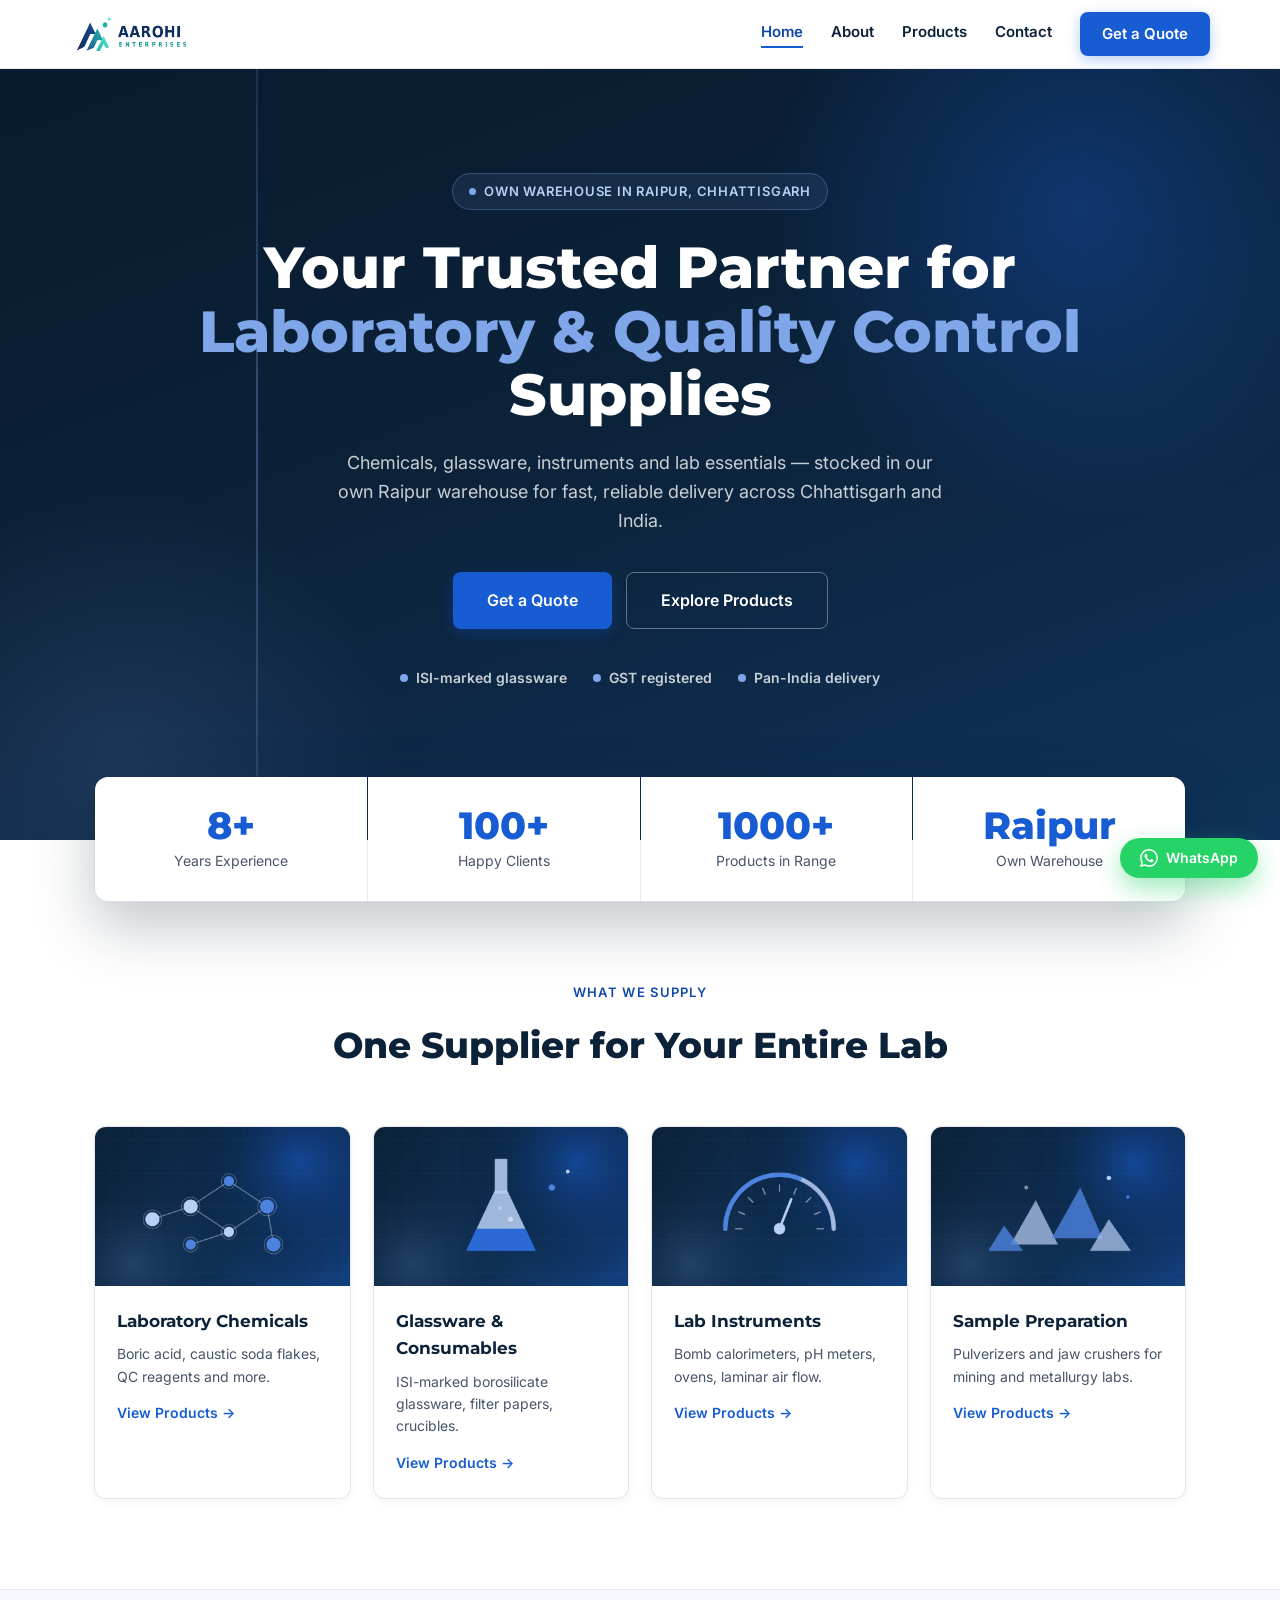
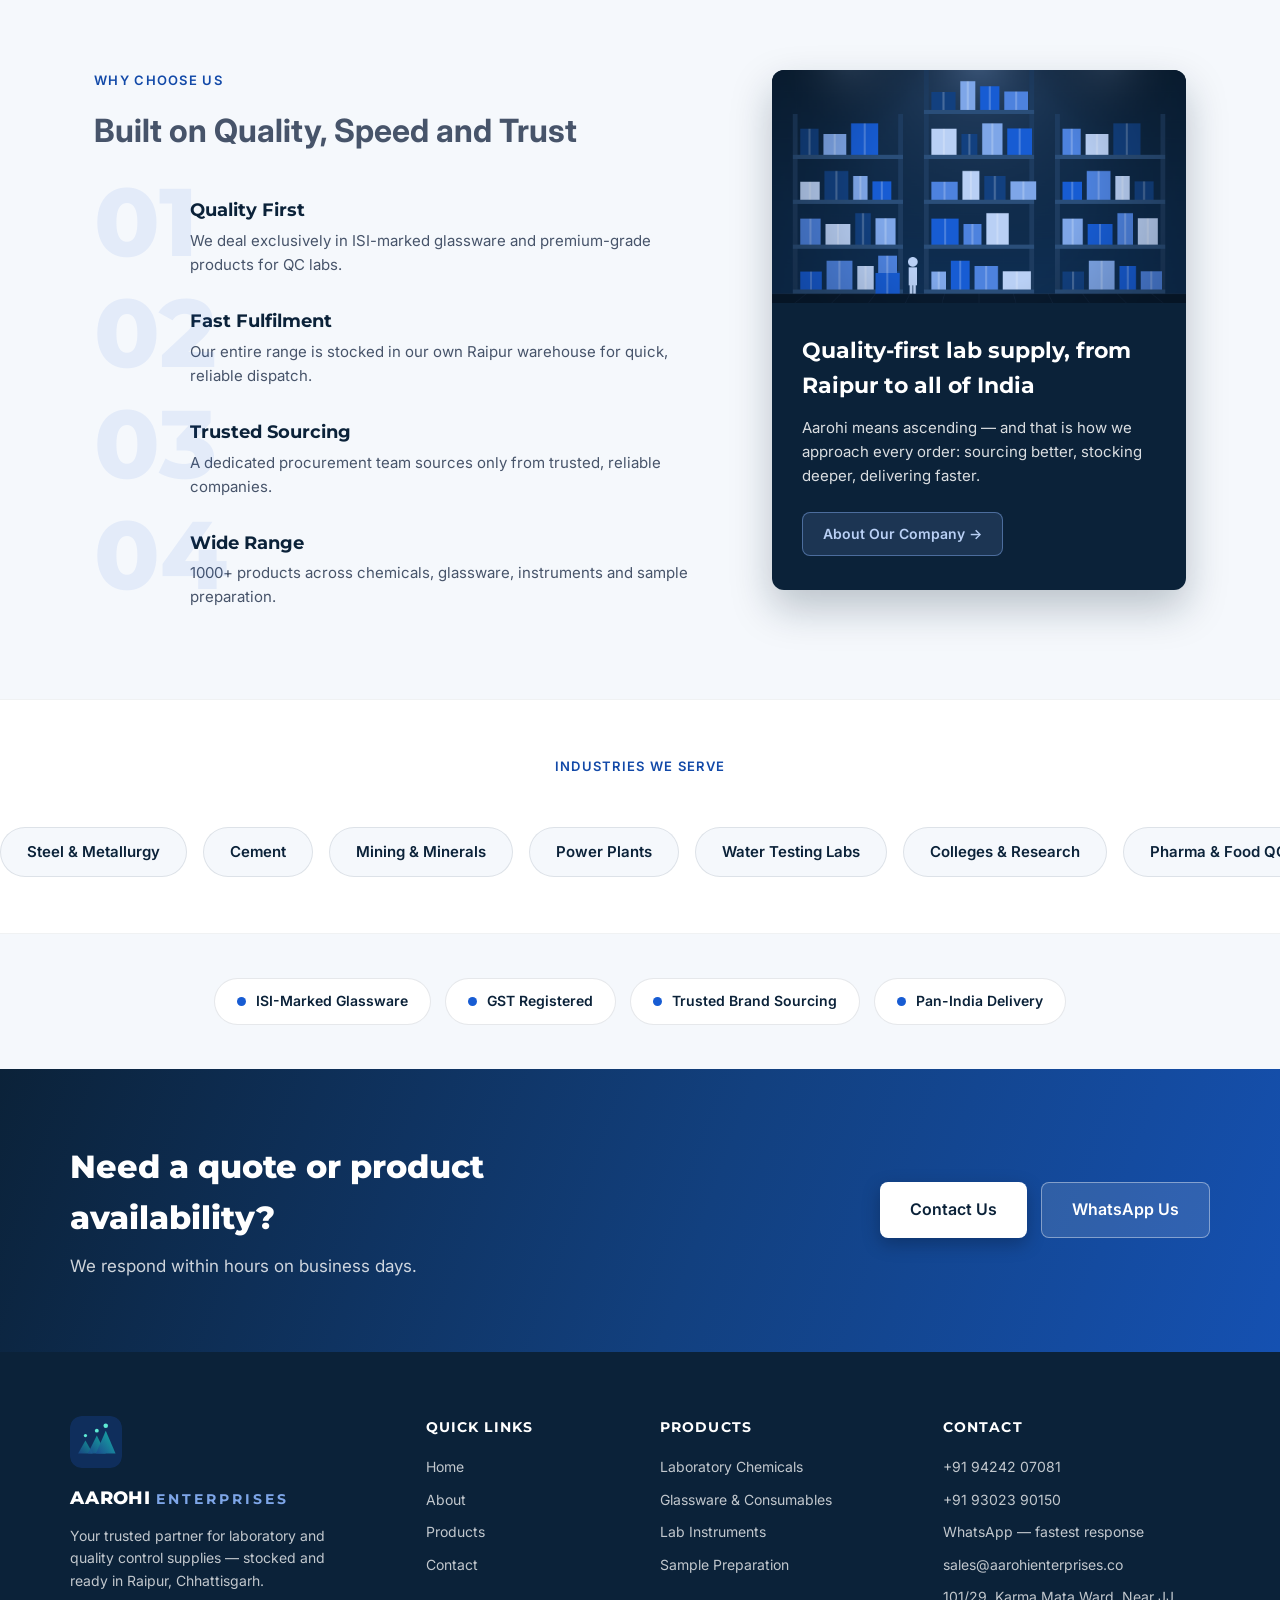
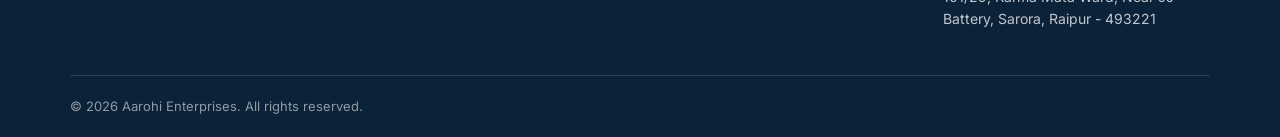
<file: index.html>
<!DOCTYPE html>
<html lang="en">
<head>
  <meta charset="utf-8">
  <meta name="viewport" content="width=device-width, initial-scale=1">
  <title>Laboratory &amp; QC Supplies | Aarohi Enterprises Raipur</title>
  <meta name="description" content="Laboratory chemicals, ISI-marked glassware, instruments and QC supplies. Stocked in our Raipur warehouse for fast delivery across India.">
  <meta name="keywords" content="laboratory chemicals supplier Raipur, lab glassware Chhattisgarh, bomb calorimeter supplier Raipur, lab instruments India, QC supplies">
  <link rel="canonical" href="https://aarohienterprises.co/">
  <!-- Open Graph -->
  <meta property="og:title" content="Aarohi Enterprises — Laboratory &amp; QC Supplies">
  <meta property="og:description" content="Chemicals, glassware, instruments and lab essentials — stocked in our own Raipur warehouse for fast delivery across India.">
  <meta property="og:type" content="website">
  <meta property="og:url" content="https://aarohienterprises.co/">
  <meta property="og:image" content="https://aarohienterprises.co/assets/og-image.png">
  <meta property="og:image:width" content="1200">
  <meta property="og:image:height" content="630">
  <meta name="twitter:card" content="summary_large_image">
  <meta name="twitter:title" content="Aarohi Enterprises — Laboratory &amp; QC Supplies">
  <meta name="twitter:description" content="Chemicals, glassware, instruments and lab essentials — stocked in our own Raipur warehouse for fast delivery across India.">
  <meta name="twitter:image" content="https://aarohienterprises.co/assets/og-image.png">
  <!-- Favicon -->
  <link rel="icon" href="assets/aarohi-logo-icon.svg" type="image/svg+xml">
  <!-- Fonts -->
  <link rel="preconnect" href="https://fonts.googleapis.com">
  <link rel="preconnect" href="https://fonts.gstatic.com" crossorigin>
  <link href="https://fonts.googleapis.com/css2?family=Montserrat:wght@700;800&family=Inter:wght@400;600&display=swap" rel="stylesheet">
  <!-- CSS -->
  <link rel="stylesheet" href="css/style.css">
  <!-- JSON-LD -->
  <script type="application/ld+json">
  {
    "@context": "https://schema.org",
    "@type": "LocalBusiness",
    "name": "Aarohi Enterprises",
    "description": "Laboratory chemicals, glassware, instruments and QC supplies distributor in Raipur, Chhattisgarh.",
    "url": "https://aarohienterprises.co",
    "telephone": "+919424207081",
    "email": "sales@aarohienterprises.co",
    "image": "https://aarohienterprises.co/assets/aarohi-logo.png",
    "address": {
      "@type": "PostalAddress",
      "streetAddress": "101/29, Karma Mata Ward, Near JJ Battery, Sarora",
      "addressLocality": "Raipur",
      "addressRegion": "Chhattisgarh",
      "postalCode": "493221",
      "addressCountry": "IN"
    },
    "openingHours": "Mo-Sa 08:00-18:00",
    "areaServed": "IN",
    "priceRange": "$$"
  }
  </script>
  <script type="application/ld+json">
  {
    "@context": "https://schema.org",
    "@type": "Organization",
    "name": "Aarohi Enterprises",
    "url": "https://aarohienterprises.co",
    "logo": "https://aarohienterprises.co/assets/aarohi-logo.png",
    "description": "Laboratory chemicals, glassware, instruments and QC supplies distributor in India",
    "contactPoint": {
      "@type": "ContactPoint",
      "telephone": "+919424207081",
      "contactType": "Sales",
      "areaServed": "IN",
      "availableLanguage": ["English", "Hindi"]
    }
  }
  </script>
</head>
<body>
  <a href="#main" class="skip-link">Skip to main content</a>

  <!-- ============ HEADER ============ -->
  <header class="header" role="banner">
    <div class="scroll-progress" aria-hidden="true"></div>
    <div class="container header__inner">
      <a href="index.html" class="header__logo" aria-label="Aarohi Enterprises home">
        <img src="assets/aarohi-logo.png" alt="Aarohi Enterprises" width="160" height="44">
      </a>
      <nav class="header__nav" aria-label="Main navigation">
        <a href="index.html" class="nav-link nav-link--active">Home</a>
        <a href="about.html" class="nav-link">About</a>
        <a href="products.html" class="nav-link">Products</a>
        <a href="contact.html" class="nav-link">Contact</a>
        <a href="contact.html" class="btn btn--primary btn--header">Get a Quote</a>
        <div class="burger" aria-label="Menu">
          <details>
            <summary class="burger__toggle" aria-label="Open menu">
              <span class="burger__bar"></span>
              <span class="burger__bar"></span>
              <span class="burger__bar"></span>
            </summary>
            <div class="burger__dropdown">
              <a href="index.html" class="burger__link">Home</a>
              <a href="about.html" class="burger__link">About</a>
              <a href="products.html" class="burger__link">Products</a>
              <a href="contact.html" class="burger__link">Contact</a>
            </div>
          </details>
        </div>
      </nav>
    </div>
  </header>

  <main id="main">
    <!-- ============ HERO ============ -->
    <section class="hero-dark">
      <div class="hero-dark__blob1" aria-hidden="true"></div>
      <div class="hero-dark__blob2" aria-hidden="true"></div>
      <div class="hero-dark__beam" aria-hidden="true"></div>
      <div class="container hero-dark__content">
        <div class="hero-chip" data-reveal="0">
          <span class="hero-chip__dot" aria-hidden="true"></span>
          Own warehouse in Raipur, Chhattisgarh
        </div>
        <h1 data-reveal="80">Your Trusted Partner for <span class="accent">Laboratory &amp; Quality Control</span> Supplies</h1>
        <p class="hero-dark__sub" data-reveal="160">Chemicals, glassware, instruments and lab essentials — stocked in our own Raipur warehouse for fast, reliable delivery across Chhattisgarh and India.</p>
        <div class="hero-dark__ctas" data-reveal="240">
          <a href="contact.html" class="btn btn--primary btn--lg">Get a Quote</a>
          <a href="products.html" class="btn btn--ghost btn--lg">Explore Products</a>
        </div>
        <div class="hero-dark__badges" data-reveal="320">
          <div class="hero-badge"><span class="hero-badge__dot" aria-hidden="true"></span>ISI-marked glassware</div>
          <div class="hero-badge"><span class="hero-badge__dot" aria-hidden="true"></span>GST registered</div>
          <div class="hero-badge"><span class="hero-badge__dot" aria-hidden="true"></span>Pan-India delivery</div>
        </div>
      </div>
    </section>

    <!-- ============ STATS (overlapping) ============ -->
    <section class="section--white" aria-label="Key statistics">
      <div class="container stats-overlap">
        <div class="stats-grid" data-reveal="0">
          <div class="stat-card">
            <div class="stat-number" data-count="8" data-suffix="+">0</div>
            <div class="stat-label">Years Experience</div>
          </div>
          <div class="stat-card">
            <div class="stat-number" data-count="100" data-suffix="+">0</div>
            <div class="stat-label">Happy Clients</div>
          </div>
          <div class="stat-card">
            <div class="stat-number" data-count="1000" data-suffix="+">0</div>
            <div class="stat-label">Products in Range</div>
          </div>
          <div class="stat-card">
            <div class="stat-number">Raipur</div>
            <div class="stat-label">Own Warehouse</div>
          </div>
        </div>
      </div>

      <!-- ============ CATEGORIES ============ -->
      <div class="container" style="padding-top:80px;padding-bottom:90px;">
        <div class="section-heading" data-reveal="0">
          <div class="overline">What we supply</div>
          <h2 class="section-title">One Supplier for Your Entire Lab</h2>
        </div>
        <div class="card-grid card-grid--4">
          <a href="products.html?cat=Chemicals" class="category-card" data-reveal="0">
            <img src="assets/img/cat-chemicals.png" alt="Laboratory chemicals — boric acid, caustic soda, QC reagents" loading="lazy" width="400" height="250">
            <div class="category-card__body">
              <div class="category-card__title">Laboratory Chemicals</div>
              <div class="category-card__desc">Boric acid, caustic soda flakes, QC reagents and more.</div>
              <div class="category-card__link">View Products &rarr;</div>
            </div>
          </a>
          <a href="products.html?cat=Glassware" class="category-card" data-reveal="90">
            <img src="assets/img/cat-glassware.png" alt="ISI-marked borosilicate glassware, filter papers, crucibles" loading="lazy" width="400" height="250">
            <div class="category-card__body">
              <div class="category-card__title">Glassware &amp; Consumables</div>
              <div class="category-card__desc">ISI-marked borosilicate glassware, filter papers, crucibles.</div>
              <div class="category-card__link">View Products &rarr;</div>
            </div>
          </a>
          <a href="products.html?cat=Instruments" class="category-card" data-reveal="180">
            <img src="assets/img/cat-instruments.png" alt="Lab instruments — bomb calorimeters, pH meters, ovens" loading="lazy" width="400" height="250">
            <div class="category-card__body">
              <div class="category-card__title">Lab Instruments</div>
              <div class="category-card__desc">Bomb calorimeters, pH meters, ovens, laminar air flow.</div>
              <div class="category-card__link">View Products &rarr;</div>
            </div>
          </a>
          <a href="products.html?cat=Sample+Prep" class="category-card" data-reveal="270">
            <img src="assets/img/cat-sampleprep.png" alt="Sample preparation — pulverizers and jaw crushers" loading="lazy" width="400" height="250">
            <div class="category-card__body">
              <div class="category-card__title">Sample Preparation</div>
              <div class="category-card__desc">Pulverizers and jaw crushers for mining and metallurgy labs.</div>
              <div class="category-card__link">View Products &rarr;</div>
            </div>
          </a>
        </div>
      </div>
    </section>

    <!-- ============ WHY CHOOSE US ============ -->
    <section class="section section--grey section--divider-top">
      <div class="container why-grid">
        <div>
          <div class="overline" data-reveal="0">Why choose us</div>
          <h2 class="section-title--md" data-reveal="60" style="margin-bottom:40px;">Built on Quality, Speed and Trust</h2>
          <div style="display:flex;flex-direction:column;gap:30px;">
            <div class="why-item" data-reveal="0">
              <div class="why-item__ghost" aria-hidden="true">01</div>
              <div class="why-item__title">Quality First</div>
              <div class="why-item__desc">We deal exclusively in ISI-marked glassware and premium-grade products for QC labs.</div>
            </div>
            <div class="why-item" data-reveal="90">
              <div class="why-item__ghost" aria-hidden="true">02</div>
              <div class="why-item__title">Fast Fulfilment</div>
              <div class="why-item__desc">Our entire range is stocked in our own Raipur warehouse for quick, reliable dispatch.</div>
            </div>
            <div class="why-item" data-reveal="180">
              <div class="why-item__ghost" aria-hidden="true">03</div>
              <div class="why-item__title">Trusted Sourcing</div>
              <div class="why-item__desc">A dedicated procurement team sources only from trusted, reliable companies.</div>
            </div>
            <div class="why-item" data-reveal="270">
              <div class="why-item__ghost" aria-hidden="true">04</div>
              <div class="why-item__title">Wide Range</div>
              <div class="why-item__desc">1000+ products across chemicals, glassware, instruments and sample preparation.</div>
            </div>
          </div>
        </div>
        <div class="about-teaser" data-reveal="150">
          <img src="assets/img/warehouse.png" alt="Aarohi Enterprises warehouse with stocked shelves in Raipur" loading="lazy" width="500" height="281">
          <div class="about-teaser__body">
            <div class="about-teaser__title">Quality-first lab supply, from Raipur to all of India</div>
            <p class="about-teaser__desc">Aarohi means ascending — and that is how we approach every order: sourcing better, stocking deeper, delivering faster.</p>
            <a href="about.html" class="about-teaser__link">About Our Company &rarr;</a>
          </div>
        </div>
      </div>
    </section>

    <!-- ============ INDUSTRIES MARQUEE ============ -->
    <section class="marquee-section section--white" aria-label="Industries we serve">
      <div class="container" style="padding-top:56px;padding-bottom:20px;text-align:center;">
        <div class="overline">Industries we serve</div>
      </div>
      <div style="overflow:hidden;padding:16px 0 56px;">
        <div class="marquee-track" aria-label="Industry list">
          <div class="marquee-chip">Steel &amp; Metallurgy</div>
          <div class="marquee-chip">Cement</div>
          <div class="marquee-chip">Mining &amp; Minerals</div>
          <div class="marquee-chip">Power Plants</div>
          <div class="marquee-chip">Water Testing Labs</div>
          <div class="marquee-chip">Colleges &amp; Research</div>
          <div class="marquee-chip">Pharma &amp; Food QC</div>
          <div class="marquee-chip">Chemical &amp; Allied Industries</div>
        </div>
      </div>
    </section>

    <!-- ============ CREDENTIALS ============ -->
    <section class="section--grey section--md">
      <div class="container cred-strip">
        <div class="cred-badge" data-reveal="0"><span class="cred-badge__dot" aria-hidden="true"></span>ISI-Marked Glassware</div>
        <div class="cred-badge" data-reveal="80"><span class="cred-badge__dot" aria-hidden="true"></span>GST Registered</div>
        <div class="cred-badge" data-reveal="160"><span class="cred-badge__dot" aria-hidden="true"></span>Trusted Brand Sourcing</div>
        <div class="cred-badge" data-reveal="240"><span class="cred-badge__dot" aria-hidden="true"></span>Pan-India Delivery</div>
      </div>
    </section>

    <!-- ============ CTA BAND ============ -->
    <section class="cta-band">
      <div class="container cta-band__inner">
        <div data-reveal="0" style="max-width:620px;">
          <h2>Need a quote or product availability?</h2>
          <p>We respond within hours on business days.</p>
        </div>
        <div class="cta-band__buttons" data-reveal="120">
          <a href="contact.html" class="btn btn--white btn--band">Contact Us</a>
          <a href="https://wa.me/919424207081" target="_blank" rel="noopener" class="btn btn--sub btn--band">WhatsApp Us</a>
        </div>
      </div>
    </section>
  </main>

  <!-- ============ FOOTER ============ -->
  <footer class="footer" role="contentinfo">
    <div class="container footer-grid">
      <div>
        <img src="assets/aarohi-logo-icon.svg" alt="" class="footer__brand-icon" width="52" height="52">
        <div class="footer__brand-name">AAROHI <span>ENTERPRISES</span></div>
        <p class="footer__brand-desc">Your trusted partner for laboratory and quality control supplies — stocked and ready in Raipur, Chhattisgarh.</p>
      </div>
      <div>
        <div class="footer__heading">Quick Links</div>
        <div class="footer__links">
          <a href="index.html">Home</a>
          <a href="about.html">About</a>
          <a href="products.html">Products</a>
          <a href="contact.html">Contact</a>
        </div>
      </div>
      <div>
        <div class="footer__heading">Products</div>
        <div class="footer__links">
          <a href="products.html?cat=Chemicals">Laboratory Chemicals</a>
          <a href="products.html?cat=Glassware">Glassware &amp; Consumables</a>
          <a href="products.html?cat=Instruments">Lab Instruments</a>
          <a href="products.html?cat=Sample+Prep">Sample Preparation</a>
        </div>
      </div>
      <div>
        <div class="footer__heading">Contact</div>
        <div class="footer__links">
          <a href="tel:+919424207081">+91 94242 07081</a>
          <a href="tel:+919302390150">+91 93023 90150</a>
          <a href="https://wa.me/919424207081" target="_blank" rel="noopener">WhatsApp — fastest response</a>
          <a href="mailto:sales@aarohienterprises.co">sales@aarohienterprises.co</a>
          <span>101/29, Karma Mata Ward, Near JJ Battery, Sarora, Raipur - 493221</span>
        </div>
      </div>
    </div>
    <div class="container footer__bottom">
      <span>&copy; 2026 Aarohi Enterprises. All rights reserved.</span>
    </div>
  </footer>

  <!-- WhatsApp FAB -->
  <div class="wa-fab">
    <a href="https://wa.me/919424207081" target="_blank" rel="noopener" class="btn btn--wa btn--sm" aria-label="Chat on WhatsApp">
      <svg width="18" height="18" viewBox="0 0 24 24" fill="currentColor" aria-hidden="true"><path d="M17.472 14.382c-.297-.149-1.758-.867-2.03-.967-.273-.099-.471-.148-.67.15-.197.297-.767.966-.94 1.164-.173.199-.347.223-.644.075-.297-.15-1.255-.463-2.39-1.475-.883-.788-1.48-1.761-1.653-2.059-.173-.297-.018-.458.13-.606.134-.133.298-.347.446-.52.149-.174.198-.298.298-.497.099-.198.05-.371-.025-.52-.075-.149-.669-1.612-.916-2.207-.242-.579-.487-.5-.669-.51-.173-.008-.371-.01-.57-.01-.198 0-.52.074-.792.372-.272.297-1.04 1.016-1.04 2.479 0 1.462 1.065 2.875 1.213 3.074.149.198 2.096 3.2 5.077 4.487.709.306 1.262.489 1.694.625.712.227 1.36.195 1.871.118.571-.085 1.758-.719 2.006-1.413.248-.694.248-1.289.173-1.413-.074-.124-.272-.198-.57-.347m-5.421 7.403h-.004a9.87 9.87 0 01-5.031-1.378l-.361-.214-3.741.982.998-3.648-.235-.374a9.86 9.86 0 01-1.51-5.26c.001-5.45 4.436-9.884 9.888-9.884 2.64 0 5.122 1.03 6.988 2.898a9.825 9.825 0 012.893 6.994c-.003 5.45-4.437 9.884-9.885 9.884m8.413-18.297A11.815 11.815 0 0012.05 0C5.495 0 .16 5.335.157 11.892c0 2.096.547 4.142 1.588 5.945L.057 24l6.305-1.654a11.882 11.882 0 005.683 1.448h.005c6.554 0 11.89-5.335 11.893-11.893a11.821 11.821 0 00-3.48-8.413z"/></svg>
      WhatsApp
    </a>
  </div>

  <script src="js/main.js"></script>
</body>
</html>
</file>
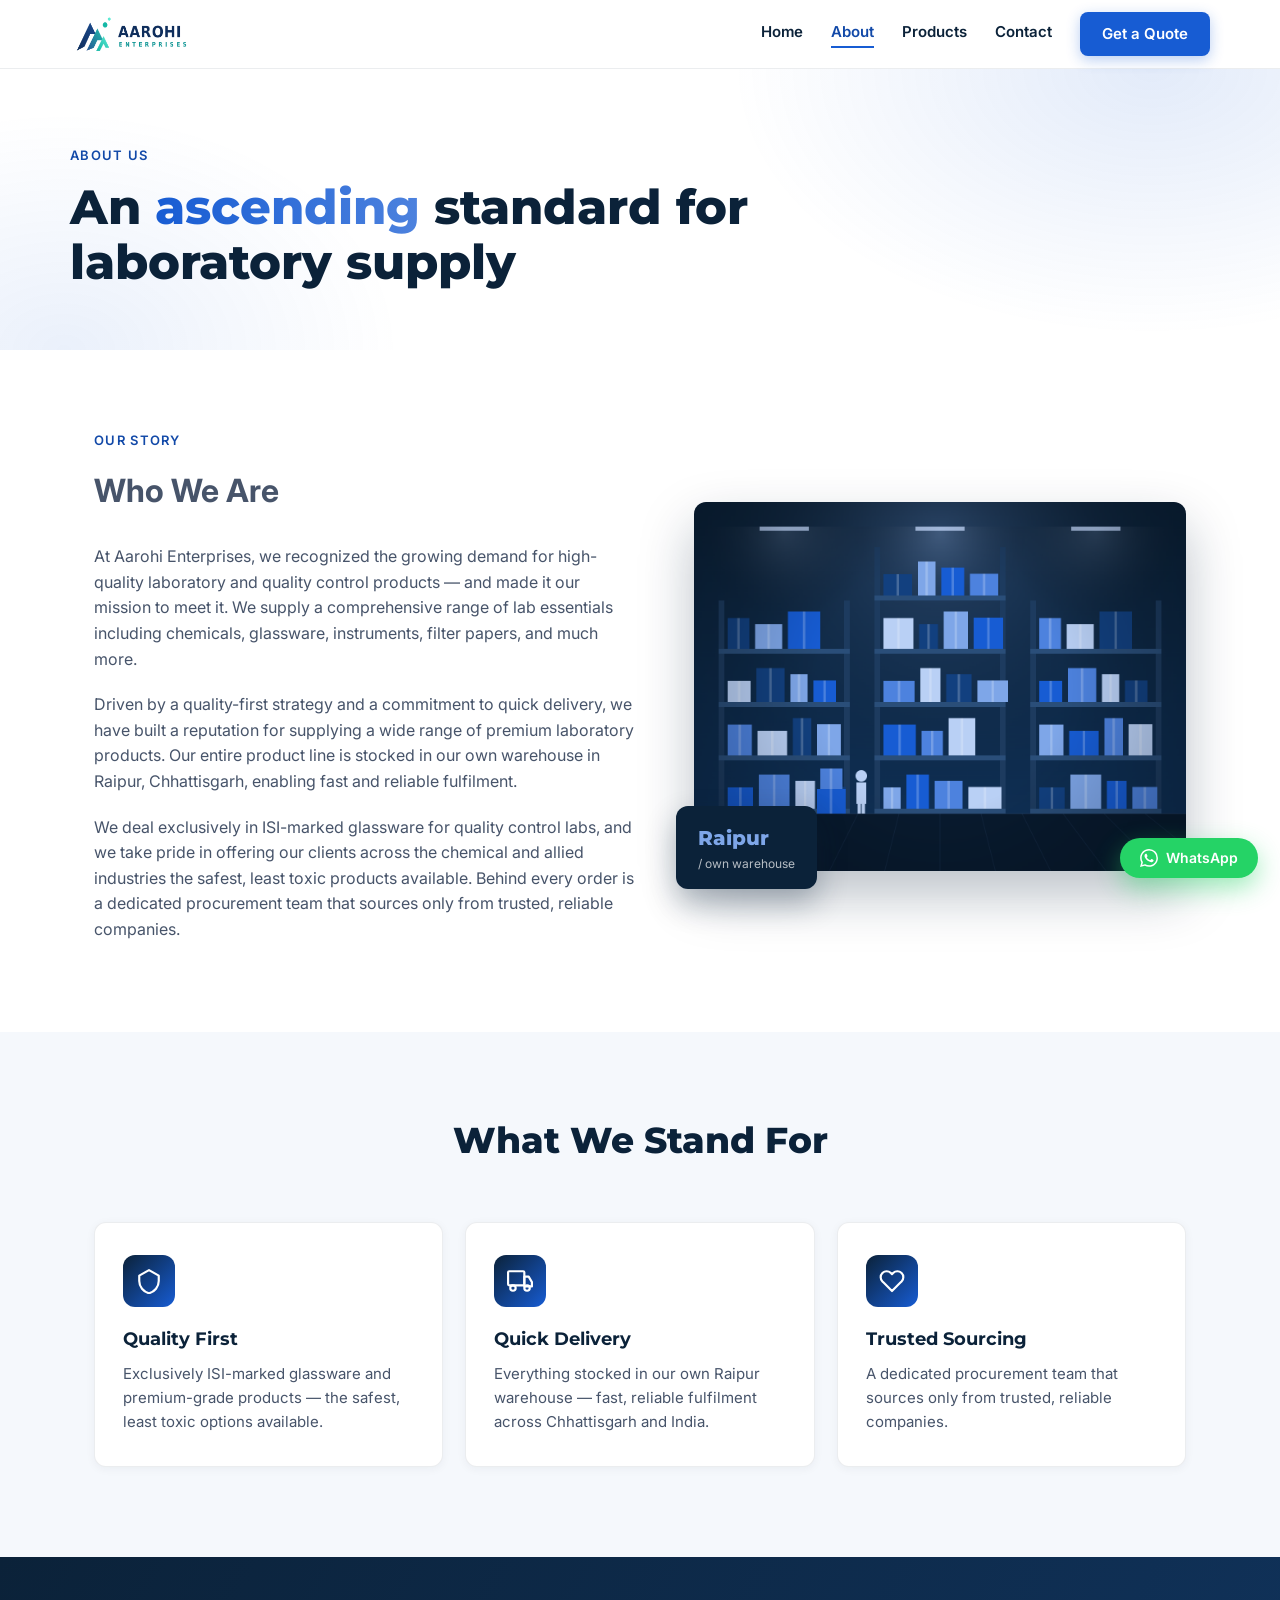
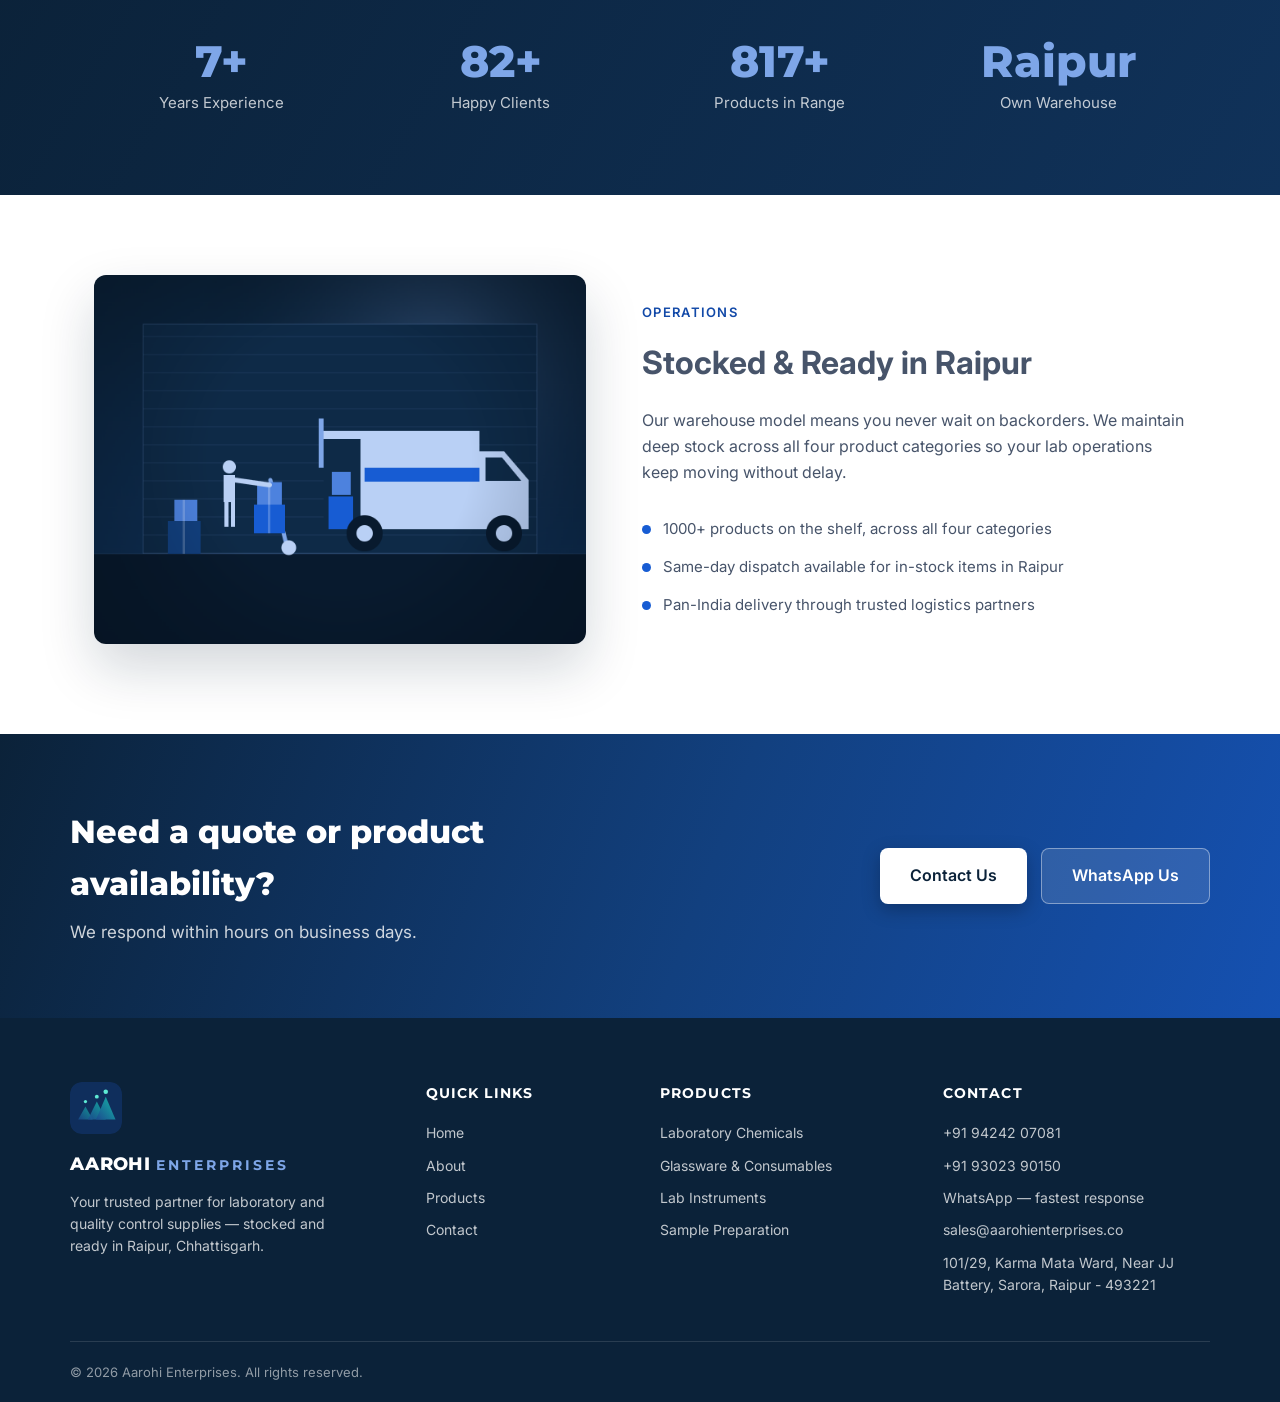
<file: about.html>
<!DOCTYPE html>
<html lang="en">
<head>
  <meta charset="utf-8">
  <meta name="viewport" content="width=device-width, initial-scale=1">
  <title>About Us — Lab Supplies Partner | Aarohi Enterprises</title>
  <meta name="description" content="Aarohi Enterprises: trusted laboratory and QC supplies partner in Raipur, Chhattisgarh. Quality-first products stocked in our own warehouse.">
  <meta name="keywords" content="about Aarohi Enterprises, laboratory supplies Raipur, QC products distributor Chhattisgarh, ISI glassware supplier, lab chemicals Raipur">
  <link rel="canonical" href="https://aarohienterprises.co/about.html">
  <!-- Open Graph -->
  <meta property="og:title" content="About Aarohi Enterprises — Laboratory Supplies Distributor">
  <meta property="og:description" content="Learn about Aarohi Enterprises — your trusted laboratory and QC supplies partner in Raipur, Chhattisgarh. Quality-first products stocked in our own warehouse.">
  <meta property="og:type" content="website">
  <meta property="og:url" content="https://aarohienterprises.co/about.html">
  <meta property="og:image" content="https://aarohienterprises.co/assets/og-image.png">
  <meta property="og:image:width" content="1200">
  <meta property="og:image:height" content="630">
  <meta name="twitter:card" content="summary_large_image">
  <meta name="twitter:title" content="About Aarohi Enterprises — Laboratory Supplies Distributor">
  <meta name="twitter:description" content="Learn about Aarohi Enterprises — your trusted laboratory and QC supplies partner in Raipur, Chhattisgarh.">
  <meta name="twitter:image" content="https://aarohienterprises.co/assets/og-image.png">
  <!-- Favicon -->
  <link rel="icon" href="assets/aarohi-logo-icon.svg" type="image/svg+xml">
  <!-- Fonts -->
  <link rel="preconnect" href="https://fonts.googleapis.com">
  <link rel="preconnect" href="https://fonts.gstatic.com" crossorigin>
  <link href="https://fonts.googleapis.com/css2?family=Montserrat:wght@700;800&family=Inter:wght@400;600&display=swap" rel="stylesheet">
  <!-- CSS -->
  <link rel="stylesheet" href="css/style.css">
  <!-- JSON-LD -->
  <script type="application/ld+json">
  {
    "@context": "https://schema.org",
    "@type": "LocalBusiness",
    "name": "Aarohi Enterprises",
    "description": "Trusted laboratory chemicals, ISI-marked glassware, instruments and QC supplies distributor in Raipur, Chhattisgarh.",
    "url": "https://aarohienterprises.co",
    "telephone": "+919424207081",
    "email": "sales@aarohienterprises.co",
    "image": "https://aarohienterprises.co/assets/aarohi-logo.png",
    "address": {
      "@type": "PostalAddress",
      "streetAddress": "101/29, Karma Mata Ward, Near JJ Battery, Sarora",
      "addressLocality": "Raipur",
      "addressRegion": "Chhattisgarh",
      "postalCode": "493221",
      "addressCountry": "IN"
    },
    "openingHours": "Mo-Sa 08:00-18:00",
    "areaServed": "IN",
    "priceRange": "$$"
  }
  </script>
  <script type="application/ld+json">
  {
    "@context": "https://schema.org",
    "@type": "BreadcrumbList",
    "itemListElement": [
      {"@type": "ListItem", "position": 1, "name": "Home", "item": "https://aarohienterprises.co/"},
      {"@type": "ListItem", "position": 2, "name": "About", "item": "https://aarohienterprises.co/about"}
    ]
  }
  </script>
  <script type="application/ld+json">
  {
    "@context": "https://schema.org",
    "@type": "AboutPage",
    "name": "About Aarohi Enterprises",
    "url": "https://aarohienterprises.co/about",
    "mainEntity": {
      "@type": "LocalBusiness",
      "name": "Aarohi Enterprises",
      "description": "Aarohi Enterprises is a trusted laboratory and QC supplies distributor in Raipur, Chhattisgarh, supplying chemicals, glassware, instruments and sample preparation equipment.",
      "url": "https://aarohienterprises.co"
    }
  }
  </script>
</head>
<body>
  <a href="#main" class="skip-link">Skip to main content</a>

  <!-- ============ HEADER ============ -->
  <header class="header" role="banner">
    <div class="scroll-progress" aria-hidden="true"></div>
    <div class="container header__inner">
      <a href="index.html" class="header__logo" aria-label="Aarohi Enterprises home">
        <img src="assets/aarohi-logo.png" alt="Aarohi Enterprises" width="160" height="44">
      </a>
      <nav class="header__nav" aria-label="Main navigation">
        <a href="index.html" class="nav-link">Home</a>
        <a href="about.html" class="nav-link nav-link--active">About</a>
        <a href="products.html" class="nav-link">Products</a>
        <a href="contact.html" class="nav-link">Contact</a>
        <a href="contact.html" class="btn btn--primary btn--header">Get a Quote</a>
        <div class="burger" aria-label="Menu">
          <details>
            <summary class="burger__toggle" aria-label="Open menu">
              <span class="burger__bar"></span>
              <span class="burger__bar"></span>
              <span class="burger__bar"></span>
            </summary>
            <div class="burger__dropdown">
              <a href="index.html" class="burger__link">Home</a>
              <a href="about.html" class="burger__link">About</a>
              <a href="products.html" class="burger__link">Products</a>
              <a href="contact.html" class="burger__link">Contact</a>
            </div>
          </details>
        </div>
      </nav>
    </div>
  </header>

  <main id="main">

    <!-- ============ HERO — LIGHT ============ -->
    <section class="hero-light">
      <div class="container hero-light__content">
        <div class="overline" data-reveal="0">About us</div>
        <h1 class="page-title" data-reveal="80">An <span class="gradient-text">ascending</span> standard for laboratory supply</h1>
      </div>
    </section>

    <!-- ============ OUR STORY ============ -->
    <section class="section section--white">
      <div class="container">
        <div class="grid-2col">
          <div data-reveal="0">
            <div class="overline">Our Story</div>
            <h2 class="section-title--md" style="margin-bottom:28px;">Who We Are</h2>
            <p style="margin-bottom:20px;">At Aarohi Enterprises, we recognized the growing demand for high-quality laboratory and quality control products — and made it our mission to meet it. We supply a comprehensive range of lab essentials including chemicals, glassware, instruments, filter papers, and much more.</p>
            <p style="margin-bottom:20px;">Driven by a quality-first strategy and a commitment to quick delivery, we have built a reputation for supplying a wide range of premium laboratory products. Our entire product line is stocked in our own warehouse in Raipur, Chhattisgarh, enabling fast and reliable fulfilment.</p>
            <p>We deal exclusively in ISI-marked glassware for quality control labs, and we take pride in offering our clients across the chemical and allied industries the safest, least toxic products available. Behind every order is a dedicated procurement team that sources only from trusted, reliable companies.</p>
          </div>
          <div class="img-card" data-reveal="150">
            <img src="assets/img/warehouse.png" alt="Aarohi Enterprises own warehouse stocked with laboratory products in Raipur" width="600" height="450" loading="lazy">
            <div class="img-card__badge">
              Raipur
              <small>/ own warehouse</small>
            </div>
          </div>
        </div>
      </div>
    </section>

    <!-- ============ VALUES ============ -->
    <section class="section section--grey">
      <div class="container">
        <div class="section-heading" data-reveal="0">
          <h2>What We Stand For</h2>
        </div>
        <div class="card-grid card-grid--3">

          <!-- Quality First -->
          <div class="value-card" data-reveal="0">
            <div class="value-card__icon" aria-hidden="true">
              <svg width="26" height="26" viewBox="0 0 24 24" fill="none" stroke="currentColor" stroke-width="2" stroke-linecap="round" stroke-linejoin="round" aria-hidden="true">
                <path d="M12 2L3 7v5c0 5.25 3.75 10.15 9 11.25C17.25 22.15 21 17.25 21 12V7L12 2z"/>
              </svg>
            </div>
            <div class="value-card__title">Quality First</div>
            <p class="value-card__desc">Exclusively ISI-marked glassware and premium-grade products — the safest, least toxic options available.</p>
          </div>

          <!-- Quick Delivery -->
          <div class="value-card" data-reveal="100">
            <div class="value-card__icon" aria-hidden="true">
              <svg width="26" height="26" viewBox="0 0 24 24" fill="none" stroke="currentColor" stroke-width="2" stroke-linecap="round" stroke-linejoin="round" aria-hidden="true">
                <rect x="1" y="3" width="15" height="13" rx="1"/>
                <path d="M16 8h4l3 5v4h-7V8z"/>
                <circle cx="5.5" cy="18.5" r="2.5"/>
                <circle cx="18.5" cy="18.5" r="2.5"/>
              </svg>
            </div>
            <div class="value-card__title">Quick Delivery</div>
            <p class="value-card__desc">Everything stocked in our own Raipur warehouse — fast, reliable fulfilment across Chhattisgarh and India.</p>
          </div>

          <!-- Trusted Sourcing -->
          <div class="value-card" data-reveal="200">
            <div class="value-card__icon" aria-hidden="true">
              <svg width="26" height="26" viewBox="0 0 24 24" fill="none" stroke="currentColor" stroke-width="2" stroke-linecap="round" stroke-linejoin="round" aria-hidden="true">
                <path d="M20.84 4.61a5.5 5.5 0 0 0-7.78 0L12 5.67l-1.06-1.06a5.5 5.5 0 0 0-7.78 7.78l1.06 1.06L12 21.23l7.78-7.78 1.06-1.06a5.5 5.5 0 0 0 0-7.78z"/>
              </svg>
            </div>
            <div class="value-card__title">Trusted Sourcing</div>
            <p class="value-card__desc">A dedicated procurement team that sources only from trusted, reliable companies.</p>
          </div>

        </div>
      </div>
    </section>

    <!-- ============ STATS — NAVY ============ -->
    <section class="stats-navy" aria-label="Key statistics">
      <div class="container">
        <div class="stats-grid-simple" data-reveal="0">
          <div class="stat-card" style="background:transparent;text-align:center;">
            <div class="stat-number" data-count="8" data-suffix="+">0</div>
            <div class="stat-label">Years Experience</div>
          </div>
          <div class="stat-card" style="background:transparent;text-align:center;">
            <div class="stat-number" data-count="100" data-suffix="+">0</div>
            <div class="stat-label">Happy Clients</div>
          </div>
          <div class="stat-card" style="background:transparent;text-align:center;">
            <div class="stat-number" data-count="1000" data-suffix="+">0</div>
            <div class="stat-label">Products in Range</div>
          </div>
          <div class="stat-card" style="background:transparent;text-align:center;">
            <div class="stat-number">Raipur</div>
            <div class="stat-label">Own Warehouse</div>
          </div>
        </div>
      </div>
    </section>

    <!-- ============ OPERATIONS ============ -->
    <section class="section section--white">
      <div class="container">
        <div class="grid-2col grid-2col--ops">
          <div data-reveal="0">
            <img src="assets/img/dispatch.png" alt="Packed and labelled laboratory orders ready for same-day dispatch from Aarohi Enterprises Raipur warehouse" width="600" height="450" loading="lazy" style="border-radius:12px;box-shadow:0 24px 54px rgba(11,34,57,0.18);">
          </div>
          <div data-reveal="150">
            <div class="overline">Operations</div>
            <h2 class="section-title--md" style="margin-bottom:20px;">Stocked &amp; Ready in Raipur</h2>
            <p style="margin-bottom:32px;">Our warehouse model means you never wait on backorders. We maintain deep stock across all four product categories so your lab operations keep moving without delay.</p>
            <ul class="ops-list" role="list">
              <li class="ops-list__item">
                <span class="ops-list__dot" aria-hidden="true"></span>
                1000+ products on the shelf, across all four categories
              </li>
              <li class="ops-list__item">
                <span class="ops-list__dot" aria-hidden="true"></span>
                Same-day dispatch available for in-stock items in Raipur
              </li>
              <li class="ops-list__item">
                <span class="ops-list__dot" aria-hidden="true"></span>
                Pan-India delivery through trusted logistics partners
              </li>
            </ul>
          </div>
        </div>
      </div>
    </section>

    <!-- ============ CTA BAND ============ -->
    <section class="cta-band">
      <div class="container cta-band__inner">
        <div data-reveal="0" style="max-width:620px;">
          <h2>Need a quote or product availability?</h2>
          <p>We respond within hours on business days.</p>
        </div>
        <div class="cta-band__buttons" data-reveal="120">
          <a href="contact.html" class="btn btn--white btn--band">Contact Us</a>
          <a href="https://wa.me/919424207081" target="_blank" rel="noopener" class="btn btn--sub btn--band">WhatsApp Us</a>
        </div>
      </div>
    </section>

  </main>

  <!-- ============ FOOTER ============ -->
  <footer class="footer" role="contentinfo">
    <div class="container footer-grid">
      <div>
        <img src="assets/aarohi-logo-icon.svg" alt="" class="footer__brand-icon" width="52" height="52">
        <div class="footer__brand-name">AAROHI <span>ENTERPRISES</span></div>
        <p class="footer__brand-desc">Your trusted partner for laboratory and quality control supplies — stocked and ready in Raipur, Chhattisgarh.</p>
      </div>
      <div>
        <div class="footer__heading">Quick Links</div>
        <div class="footer__links">
          <a href="index.html">Home</a>
          <a href="about.html">About</a>
          <a href="products.html">Products</a>
          <a href="contact.html">Contact</a>
        </div>
      </div>
      <div>
        <div class="footer__heading">Products</div>
        <div class="footer__links">
          <a href="products.html?cat=Chemicals">Laboratory Chemicals</a>
          <a href="products.html?cat=Glassware">Glassware &amp; Consumables</a>
          <a href="products.html?cat=Instruments">Lab Instruments</a>
          <a href="products.html?cat=Sample+Prep">Sample Preparation</a>
        </div>
      </div>
      <div>
        <div class="footer__heading">Contact</div>
        <div class="footer__links">
          <a href="tel:+919424207081">+91 94242 07081</a>
          <a href="tel:+919302390150">+91 93023 90150</a>
          <a href="https://wa.me/919424207081" target="_blank" rel="noopener">WhatsApp — fastest response</a>
          <a href="mailto:sales@aarohienterprises.co">sales@aarohienterprises.co</a>
          <span>101/29, Karma Mata Ward, Near JJ Battery, Sarora, Raipur - 493221</span>
        </div>
      </div>
    </div>
    <div class="container footer__bottom">
      <span>&copy; 2026 Aarohi Enterprises. All rights reserved.</span>
    </div>
  </footer>

  <!-- WhatsApp FAB -->
  <div class="wa-fab">
    <a href="https://wa.me/919424207081" target="_blank" rel="noopener" class="btn btn--wa btn--sm" aria-label="Chat on WhatsApp">
      <svg width="18" height="18" viewBox="0 0 24 24" fill="currentColor" aria-hidden="true"><path d="M17.472 14.382c-.297-.149-1.758-.867-2.03-.967-.273-.099-.471-.148-.67.15-.197.297-.767.966-.94 1.164-.173.199-.347.223-.644.075-.297-.15-1.255-.463-2.39-1.475-.883-.788-1.48-1.761-1.653-2.059-.173-.297-.018-.458.13-.606.134-.133.298-.347.446-.52.149-.174.198-.298.298-.497.099-.198.05-.371-.025-.52-.075-.149-.669-1.612-.916-2.207-.242-.579-.487-.5-.669-.51-.173-.008-.371-.01-.57-.01-.198 0-.52.074-.792.372-.272.297-1.04 1.016-1.04 2.479 0 1.462 1.065 2.875 1.213 3.074.149.198 2.096 3.2 5.077 4.487.709.306 1.262.489 1.694.625.712.227 1.36.195 1.871.118.571-.085 1.758-.719 2.006-1.413.248-.694.248-1.289.173-1.413-.074-.124-.272-.198-.57-.347m-5.421 7.403h-.004a9.87 9.87 0 01-5.031-1.378l-.361-.214-3.741.982.998-3.648-.235-.374a9.86 9.86 0 01-1.51-5.26c.001-5.45 4.436-9.884 9.888-9.884 2.64 0 5.122 1.03 6.988 2.898a9.825 9.825 0 012.893 6.994c-.003 5.45-4.437 9.884-9.885 9.884m8.413-18.297A11.815 11.815 0 0012.05 0C5.495 0 .16 5.335.157 11.892c0 2.096.547 4.142 1.588 5.945L.057 24l6.305-1.654a11.882 11.882 0 005.683 1.448h.005c6.554 0 11.89-5.335 11.893-11.893a11.821 11.821 0 00-3.48-8.413z"/></svg>
      WhatsApp
    </a>
  </div>

  <script src="js/main.js"></script>
</body>
</html>
</file>
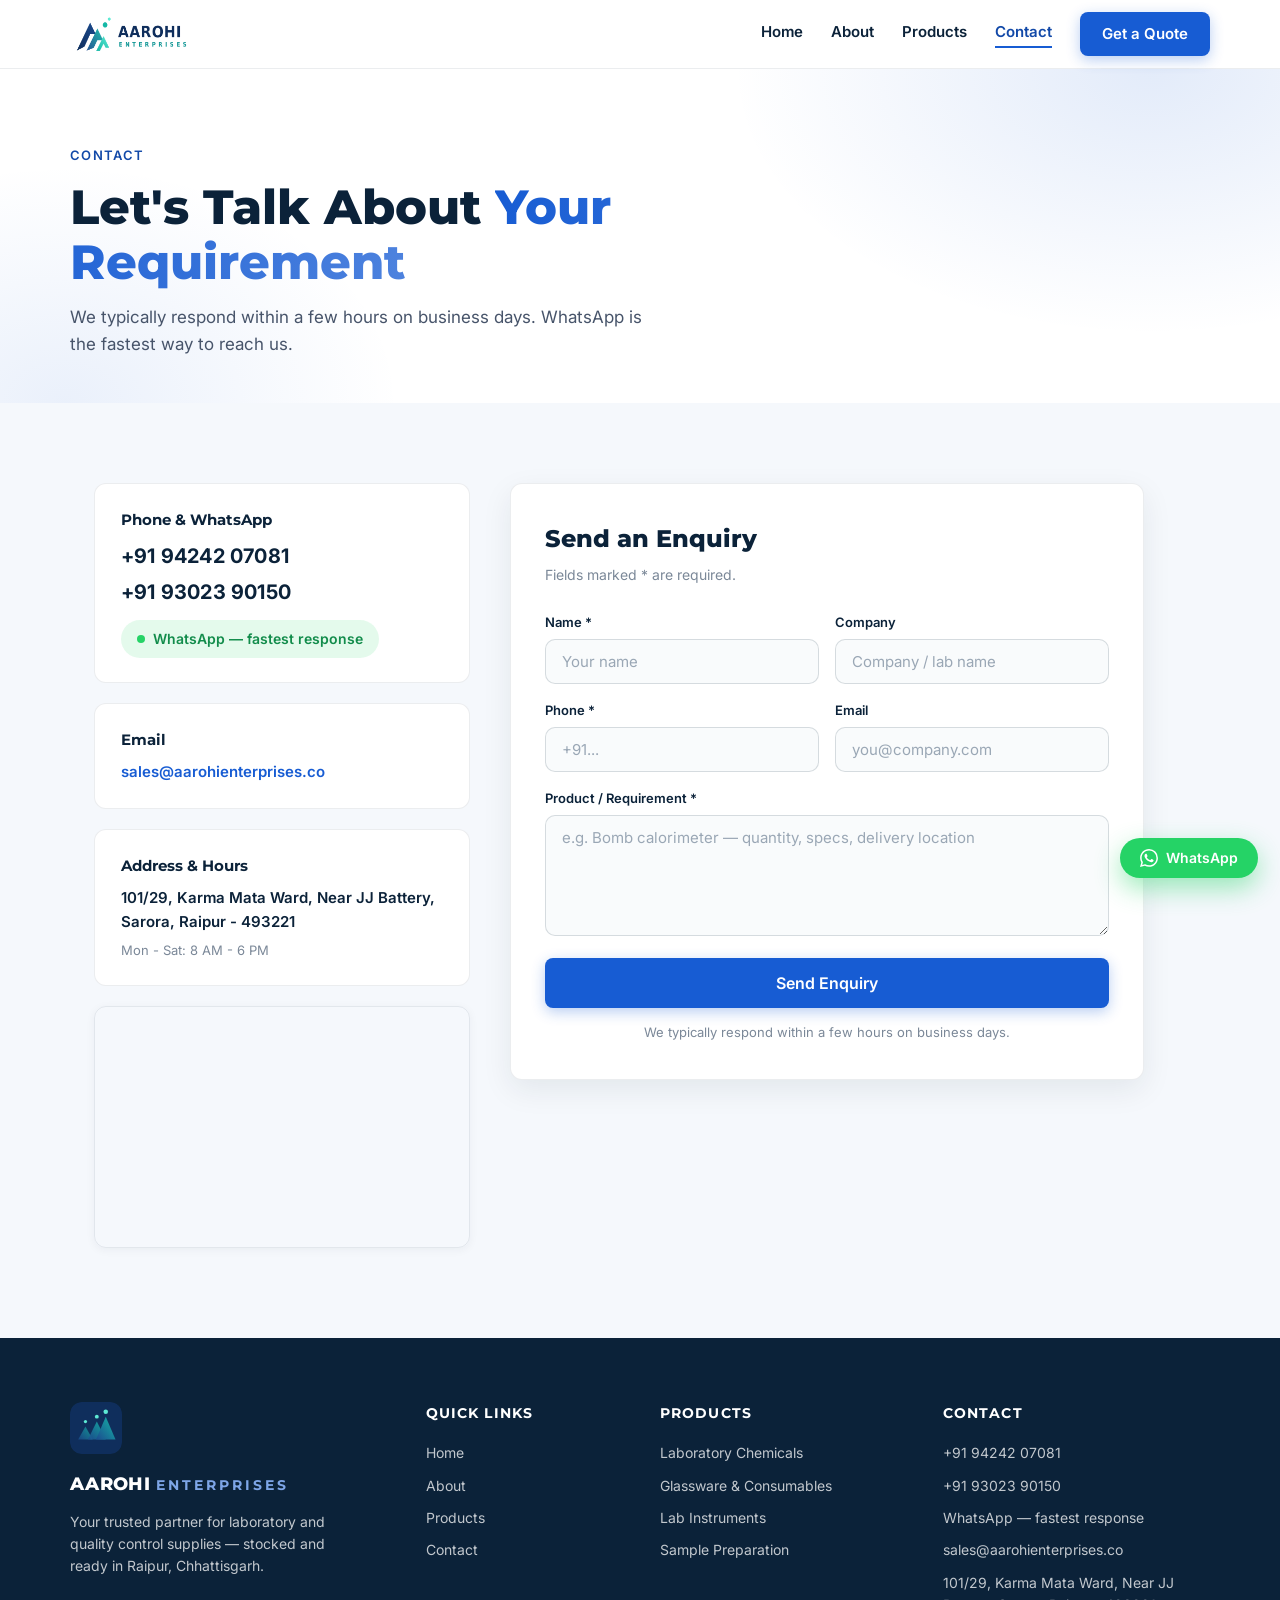
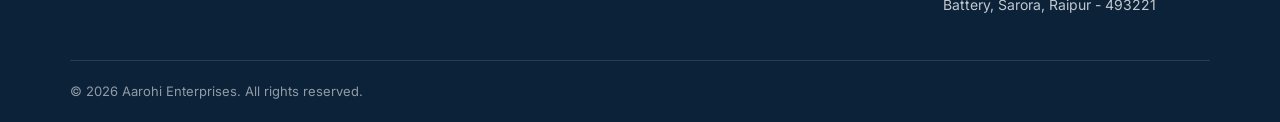
<file: contact.html>
<!DOCTYPE html>
<html lang="en">
<head>
  <meta charset="utf-8">
  <meta name="viewport" content="width=device-width, initial-scale=1">
  <title>Contact Us — Lab Supplies Quote | Aarohi Raipur</title>
  <meta name="description" content="Contact Aarohi Enterprises for lab supplies quotes. Call +91 94242 07081, WhatsApp, or send an online enquiry.">
  <meta name="keywords" content="contact Aarohi Enterprises, lab supplies quote Raipur, laboratory chemicals enquiry Chhattisgarh, get a quote lab equipment">
  <link rel="canonical" href="https://aarohienterprises.co/contact.html">
  <!-- Open Graph -->
  <meta property="og:title" content="Contact Aarohi Enterprises — Get a Quote for Lab Supplies">
  <meta property="og:description" content="Call, WhatsApp or send an online enquiry for laboratory chemicals, glassware, instruments and QC supplies. Based in Raipur, Chhattisgarh.">
  <meta property="og:type" content="website">
  <meta property="og:url" content="https://aarohienterprises.co/contact.html">
  <meta property="og:image" content="https://aarohienterprises.co/assets/og-image.png">
  <meta property="og:image:width" content="1200">
  <meta property="og:image:height" content="630">
  <meta name="twitter:card" content="summary_large_image">
  <meta name="twitter:title" content="Contact Aarohi Enterprises — Get a Quote for Lab Supplies">
  <meta name="twitter:description" content="Call, WhatsApp or send an online enquiry for laboratory chemicals, glassware, instruments and QC supplies.">
  <meta name="twitter:image" content="https://aarohienterprises.co/assets/og-image.png">
  <!-- Favicon -->
  <link rel="icon" href="assets/aarohi-logo-icon.svg" type="image/svg+xml">
  <!-- Fonts -->
  <link rel="preconnect" href="https://fonts.googleapis.com">
  <link rel="preconnect" href="https://fonts.gstatic.com" crossorigin>
  <link href="https://fonts.googleapis.com/css2?family=Montserrat:wght@700;800&family=Inter:wght@400;600&display=swap" rel="stylesheet">
  <!-- CSS -->
  <link rel="stylesheet" href="css/style.css">
  <!-- JSON-LD -->
  <script type="application/ld+json">
  {
    "@context": "https://schema.org",
    "@type": "LocalBusiness",
    "name": "Aarohi Enterprises",
    "description": "Laboratory chemicals, glassware, instruments and QC supplies distributor in Raipur, Chhattisgarh.",
    "url": "https://aarohienterprises.co",
    "telephone": "+919424207081",
    "email": "sales@aarohienterprises.co",
    "image": "https://aarohienterprises.co/assets/aarohi-logo.png",
    "address": {
      "@type": "PostalAddress",
      "streetAddress": "101/29, Karma Mata Ward, Near JJ Battery, Sarora",
      "addressLocality": "Raipur",
      "addressRegion": "Chhattisgarh",
      "postalCode": "493221",
      "addressCountry": "IN"
    },
    "openingHours": "Mo-Sa 08:00-18:00",
    "areaServed": "IN",
    "priceRange": "$$"
  }
  </script>
  <script type="application/ld+json">
  {
    "@context": "https://schema.org",
    "@type": "BreadcrumbList",
    "itemListElement": [
      {"@type": "ListItem", "position": 1, "name": "Home", "item": "https://aarohienterprises.co/"},
      {"@type": "ListItem", "position": 2, "name": "Contact", "item": "https://aarohienterprises.co/contact"}
    ]
  }
  </script>
  <script type="application/ld+json">
  {
    "@context": "https://schema.org",
    "@type": "ContactPage",
    "name": "Contact Aarohi Enterprises",
    "description": "Get in touch with Aarohi Enterprises for laboratory chemicals, glassware, instruments and QC supplies.",
    "url": "https://aarohienterprises.co/contact",
    "mainEntity": {
      "@type": "LocalBusiness",
      "name": "Aarohi Enterprises",
      "telephone": "+919424207081",
      "email": "sales@aarohienterprises.co"
    }
  }
  </script>
</head>
<body>
  <a href="#main" class="skip-link">Skip to main content</a>

  <!-- ============ HEADER ============ -->
  <header class="header" role="banner">
    <div class="scroll-progress" aria-hidden="true"></div>
    <div class="container header__inner">
      <a href="index.html" class="header__logo" aria-label="Aarohi Enterprises home">
        <img src="assets/aarohi-logo.png" alt="Aarohi Enterprises" width="160" height="44">
      </a>
      <nav class="header__nav" aria-label="Main navigation">
        <a href="index.html" class="nav-link">Home</a>
        <a href="about.html" class="nav-link">About</a>
        <a href="products.html" class="nav-link">Products</a>
        <a href="contact.html" class="nav-link nav-link--active">Contact</a>
        <a href="#enquiry-form" class="btn btn--primary btn--header">Get a Quote</a>
        <div class="burger" aria-label="Menu">
          <details>
            <summary class="burger__toggle" aria-label="Open menu">
              <span class="burger__bar"></span>
              <span class="burger__bar"></span>
              <span class="burger__bar"></span>
            </summary>
            <div class="burger__dropdown">
              <a href="index.html" class="burger__link">Home</a>
              <a href="about.html" class="burger__link">About</a>
              <a href="products.html" class="burger__link">Products</a>
              <a href="contact.html" class="burger__link">Contact</a>
            </div>
          </details>
        </div>
      </nav>
    </div>
  </header>

  <main id="main">

    <!-- ============ HERO — LIGHT ============ -->
    <section class="hero-light">
      <div class="container hero-light__content hero-light__content--compact">
        <div class="overline" data-reveal="0">Contact</div>
        <h1 class="page-title" data-reveal="60">Let's Talk About <span class="gradient-text">Your Requirement</span></h1>
        <p class="page-subtitle" data-reveal="120">We typically respond within a few hours on business days. WhatsApp is the fastest way to reach us.</p>
      </div>
    </section>

    <!-- ============ CONTACT GRID ============ -->
    <section class="section--grey section">
      <div class="container grid-2col grid-2col--contact">

        <!-- LEFT COLUMN — Contact details -->
        <div style="display:flex;flex-direction:column;gap:20px;">

          <!-- Phone & WhatsApp -->
          <div class="contact-card" data-reveal="0">
            <div class="contact-card__title">Phone &amp; WhatsApp</div>
            <a href="tel:+919424207081" style="font-size:20px;font-weight:700;color:var(--navy);display:block;margin:8px 0 4px;letter-spacing:0.01em;">+91 94242 07081</a>
            <a href="tel:+919302390150" style="font-size:20px;font-weight:700;color:var(--navy);display:block;margin:0 0 12px;letter-spacing:0.01em;">+91 93023 90150</a>
            <a href="https://wa.me/919424207081" target="_blank" rel="noopener" class="wa-pill">
              <span class="wa-pill__dot" aria-hidden="true"></span>
              WhatsApp — fastest response
            </a>
          </div>

          <!-- Email -->
          <div class="contact-card" data-reveal="60">
            <div class="contact-card__title">Email</div>
            <a href="mailto:sales@aarohienterprises.co" style="font-size:15px;font-weight:600;color:var(--blue);display:block;margin-top:8px;">sales@aarohienterprises.co</a>
          </div>

          <!-- Address & Hours -->
          <div class="contact-card" data-reveal="120">
            <div class="contact-card__title">Address &amp; Hours</div>
            <p style="font-size:15px;font-weight:600;color:var(--navy);margin:8px 0 6px;">101/29, Karma Mata Ward, Near JJ Battery, Sarora, Raipur - 493221</p>
            <p style="font-size:13px;color:var(--text-light);margin:0;">Mon - Sat: 8 AM - 6 PM</p>
          </div>

          <!-- Google Maps -->
          <div class="map-frame" data-reveal="180">
            <iframe
              src="https://maps.google.com/maps?q=Karma+Mata+Ward,+Sarora,+Raipur+493221&z=15&output=embed"
              title="Aarohi Enterprises location — Sarora, Raipur 493221"
              loading="lazy"
              allowfullscreen
              referrerpolicy="no-referrer-when-downgrade">
            </iframe>
          </div>

        </div>

        <!-- RIGHT COLUMN — Enquiry form -->
        <div data-reveal="80">
          <div class="form-card" id="enquiry-form">
            <h2>Send an Enquiry</h2>
            <p style="font-size:14px;color:var(--text-light);margin:0 0 26px;">Fields marked * are required.</p>
            <form name="enquiry" method="POST" data-netlify="true" netlify-honeypot="bot-field">
              <input type="hidden" name="form-name" value="enquiry">
              <p class="hp"><label>Don't fill this out: <input name="bot-field"></label></p>
              <div class="form-grid">
                <div class="form-field">
                  <label for="name">Name *</label>
                  <input type="text" id="name" name="name" placeholder="Your name" required autocomplete="name">
                </div>
                <div class="form-field">
                  <label for="company">Company</label>
                  <input type="text" id="company" name="company" placeholder="Company / lab name" autocomplete="organization">
                </div>
                <div class="form-field">
                  <label for="phone">Phone *</label>
                  <input type="tel" id="phone" name="phone" placeholder="+91..." required autocomplete="tel">
                </div>
                <div class="form-field">
                  <label for="email">Email</label>
                  <input type="email" id="email" name="email" placeholder="you@company.com" autocomplete="email">
                </div>
              </div>
              <div class="form-field" style="margin-top:16px;">
                <label for="message">Product / Requirement *</label>
                <textarea id="message" name="message" rows="5" placeholder="e.g. Bomb calorimeter — quantity, specs, delivery location" required></textarea>
              </div>
              <div id="form-error-msg" class="form-error" role="alert" style="display:none;"></div>
              <button type="submit" class="btn btn--primary" style="margin-top:22px;width:100%;font-size:16px;padding:15px 30px;">Send Enquiry</button>
              <p class="form-note">We typically respond within a few hours on business days.</p>
            </form>
          </div>
        </div>

      </div>
    </section>

  </main>

  <!-- ============ FOOTER ============ -->
  <footer class="footer" role="contentinfo">
    <div class="container footer-grid">
      <div>
        <img src="assets/aarohi-logo-icon.svg" alt="" class="footer__brand-icon" width="52" height="52">
        <div class="footer__brand-name">AAROHI <span>ENTERPRISES</span></div>
        <p class="footer__brand-desc">Your trusted partner for laboratory and quality control supplies — stocked and ready in Raipur, Chhattisgarh.</p>
      </div>
      <div>
        <div class="footer__heading">Quick Links</div>
        <div class="footer__links">
          <a href="index.html">Home</a>
          <a href="about.html">About</a>
          <a href="products.html">Products</a>
          <a href="contact.html">Contact</a>
        </div>
      </div>
      <div>
        <div class="footer__heading">Products</div>
        <div class="footer__links">
          <a href="products.html?cat=Chemicals">Laboratory Chemicals</a>
          <a href="products.html?cat=Glassware">Glassware &amp; Consumables</a>
          <a href="products.html?cat=Instruments">Lab Instruments</a>
          <a href="products.html?cat=Sample+Prep">Sample Preparation</a>
        </div>
      </div>
      <div>
        <div class="footer__heading">Contact</div>
        <div class="footer__links">
          <a href="tel:+919424207081">+91 94242 07081</a>
          <a href="tel:+919302390150">+91 93023 90150</a>
          <a href="https://wa.me/919424207081" target="_blank" rel="noopener">WhatsApp — fastest response</a>
          <a href="mailto:sales@aarohienterprises.co">sales@aarohienterprises.co</a>
          <span>101/29, Karma Mata Ward, Near JJ Battery, Sarora, Raipur - 493221</span>
        </div>
      </div>
    </div>
    <div class="container footer__bottom">
      <span>&copy; 2026 Aarohi Enterprises. All rights reserved.</span>
    </div>
  </footer>

  <!-- WhatsApp FAB -->
  <div class="wa-fab">
    <a href="https://wa.me/919424207081" target="_blank" rel="noopener" class="btn btn--wa btn--sm" aria-label="Chat on WhatsApp">
      <svg width="18" height="18" viewBox="0 0 24 24" fill="currentColor" aria-hidden="true"><path d="M17.472 14.382c-.297-.149-1.758-.867-2.03-.967-.273-.099-.471-.148-.67.15-.197.297-.767.966-.94 1.164-.173.199-.347.223-.644.075-.297-.15-1.255-.463-2.39-1.475-.883-.788-1.48-1.761-1.653-2.059-.173-.297-.018-.458.13-.606.134-.133.298-.347.446-.52.149-.174.198-.298.298-.497.099-.198.05-.371-.025-.52-.075-.149-.669-1.612-.916-2.207-.242-.579-.487-.5-.669-.51-.173-.008-.371-.01-.57-.01-.198 0-.52.074-.792.372-.272.297-1.04 1.016-1.04 2.479 0 1.462 1.065 2.875 1.213 3.074.149.198 2.096 3.2 5.077 4.487.709.306 1.262.489 1.694.625.712.227 1.36.195 1.871.118.571-.085 1.758-.719 2.006-1.413.248-.694.248-1.289.173-1.413-.074-.124-.272-.198-.57-.347m-5.421 7.403h-.004a9.87 9.87 0 01-5.031-1.378l-.361-.214-3.741.982.998-3.648-.235-.374a9.86 9.86 0 01-1.51-5.26c.001-5.45 4.436-9.884 9.888-9.884 2.64 0 5.122 1.03 6.988 2.898a9.825 9.825 0 012.893 6.994c-.003 5.45-4.437 9.884-9.885 9.884m8.413-18.297A11.815 11.815 0 0012.05 0C5.495 0 .16 5.335.157 11.892c0 2.096.547 4.142 1.588 5.945L.057 24l6.305-1.654a11.882 11.882 0 005.683 1.448h.005c6.554 0 11.89-5.335 11.893-11.893a11.821 11.821 0 00-3.48-8.413z"/></svg>
      WhatsApp
    </a>
  </div>

  <script src="js/main.js"></script>
  <script>
  (function () {
    'use strict';

    /* ---- Pre-fill message from ?product= URL parameter ---- */
    function prefillFromUrl() {
      var params = new URLSearchParams(window.location.search);
      var product = params.get('product');
      if (!product) return;
      var textarea = document.getElementById('message');
      if (!textarea) return;
      textarea.value = 'Requesting a quote for: ' + product + '\n\nQuantity / specs: ';
    }

    /* ---- Encode form data as application/x-www-form-urlencoded ---- */
    function encodeFormData(data) {
      return Object.keys(data)
        .map(function (key) {
          return encodeURIComponent(key) + '=' + encodeURIComponent(data[key]);
        })
        .join('&');
    }

    /* ---- Show inline error message ---- */
    function showError(msg) {
      var el = document.getElementById('form-error-msg');
      if (!el) return;
      el.textContent = msg;
      el.style.display = 'block';
      el.scrollIntoView({ behavior: 'smooth', block: 'nearest' });
    }

    function clearError() {
      var el = document.getElementById('form-error-msg');
      if (el) el.style.display = 'none';
    }

    /* ---- Replace form with success state ---- */
    function showSuccess(formCard) {
      formCard.innerHTML =
        '<div class="form-success">' +
          '<div class="form-success__icon" aria-hidden="true">' +
            '<span class="form-success__check"></span>' +
          '</div>' +
          '<h2>Enquiry received</h2>' +
          '<p style="font-size:15px;color:var(--text);max-width:420px;margin:0 auto 28px;">Thank you &mdash; we\'ll get back to you within a few hours on business days. For anything urgent, WhatsApp us.</p>' +
          '<a href="https://wa.me/919424207081" target="_blank" rel="noopener" class="btn btn--wa btn--md">' +
            '<svg width="17" height="17" viewBox="0 0 24 24" fill="currentColor" aria-hidden="true"><path d="M17.472 14.382c-.297-.149-1.758-.867-2.03-.967-.273-.099-.471-.148-.67.15-.197.297-.767.966-.94 1.164-.173.199-.347.223-.644.075-.297-.15-1.255-.463-2.39-1.475-.883-.788-1.48-1.761-1.653-2.059-.173-.297-.018-.458.13-.606.134-.133.298-.347.446-.52.149-.174.198-.298.298-.497.099-.198.05-.371-.025-.52-.075-.149-.669-1.612-.916-2.207-.242-.579-.487-.5-.669-.51-.173-.008-.371-.01-.57-.01-.198 0-.52.074-.792.372-.272.297-1.04 1.016-1.04 2.479 0 1.462 1.065 2.875 1.213 3.074.149.198 2.096 3.2 5.077 4.487.709.306 1.262.489 1.694.625.712.227 1.36.195 1.871.118.571-.085 1.758-.719 2.006-1.413.248-.694.248-1.289.173-1.413-.074-.124-.272-.198-.57-.347m-5.421 7.403h-.004a9.87 9.87 0 01-5.031-1.378l-.361-.214-3.741.982.998-3.648-.235-.374a9.86 9.86 0 01-1.51-5.26c.001-5.45 4.436-9.884 9.888-9.884 2.64 0 5.122 1.03 6.988 2.898a9.825 9.825 0 012.893 6.994c-.003 5.45-4.437 9.884-9.885 9.884m8.413-18.297A11.815 11.815 0 0012.05 0C5.495 0 .16 5.335.157 11.892c0 2.096.547 4.142 1.588 5.945L.057 24l6.305-1.654a11.882 11.882 0 005.683 1.448h.005c6.554 0 11.89-5.335 11.893-11.893a11.821 11.821 0 00-3.48-8.413z"/></svg>' +
            'WhatsApp Us' +
          '</a>' +
        '</div>';
      formCard.scrollIntoView({ behavior: 'smooth', block: 'nearest' });
    }

    /* ---- Netlify form submission via fetch ---- */
    function initFormSubmit() {
      var form = document.querySelector('form[name="enquiry"]');
      if (!form) return;

      form.addEventListener('submit', function (e) {
        e.preventDefault();
        clearError();

        /* Client-side validation */
        var name    = form.querySelector('[name="name"]');
        var phone   = form.querySelector('[name="phone"]');
        var message = form.querySelector('[name="message"]');

        if (name && !name.value.trim()) {
          showError('Please enter your name.');
          name.focus();
          return;
        }
        if (phone && !phone.value.trim()) {
          showError('Please enter your phone number.');
          phone.focus();
          return;
        }
        if (message && !message.value.trim()) {
          showError('Please describe your product or requirement.');
          message.focus();
          return;
        }

        /* Collect all form data */
        var formData = {};
        var elements = form.elements;
        for (var i = 0; i < elements.length; i++) {
          var el = elements[i];
          if (el.name) formData[el.name] = el.value;
        }

        /* Disable submit button to prevent double-send */
        var submitBtn = form.querySelector('[type="submit"]');
        if (submitBtn) {
          submitBtn.disabled = true;
          submitBtn.textContent = 'Sending\u2026';
        }

        fetch('/', {
          method: 'POST',
          headers: { 'Content-Type': 'application/x-www-form-urlencoded' },
          body: encodeFormData(formData)
        })
          .then(function (response) {
            if (response.ok) {
              var formCard = document.getElementById('enquiry-form');
              if (formCard) showSuccess(formCard);
            } else {
              throw new Error('Server responded with status ' + response.status);
            }
          })
          .catch(function () {
            if (submitBtn) {
              submitBtn.disabled = false;
              submitBtn.textContent = 'Send Enquiry';
            }
            showError('Something went wrong. Please try again, or call / WhatsApp us directly at +91 94242 07081.');
          });
      });
    }

    /* ---- Init ---- */
    document.addEventListener('DOMContentLoaded', function () {
      prefillFromUrl();
      initFormSubmit();
    });
  })();
  </script>
</body>
</html>
</file>
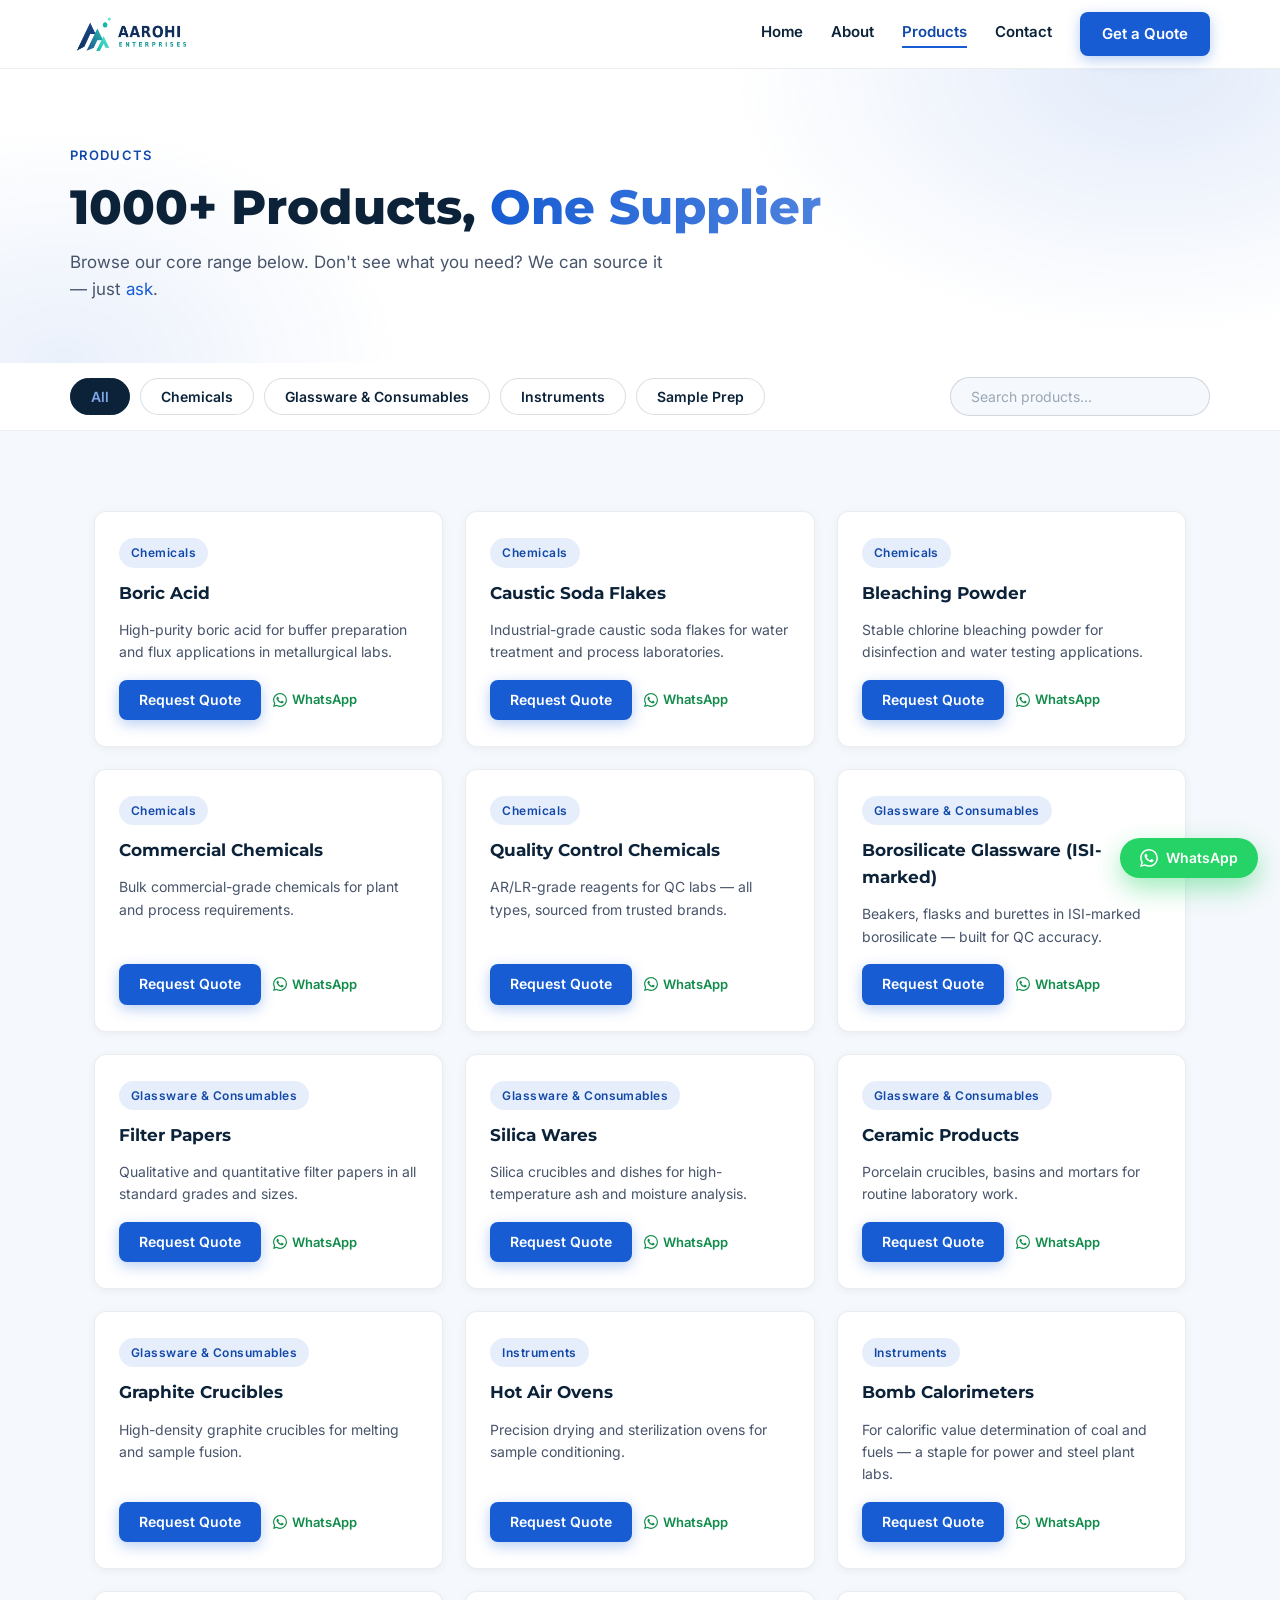
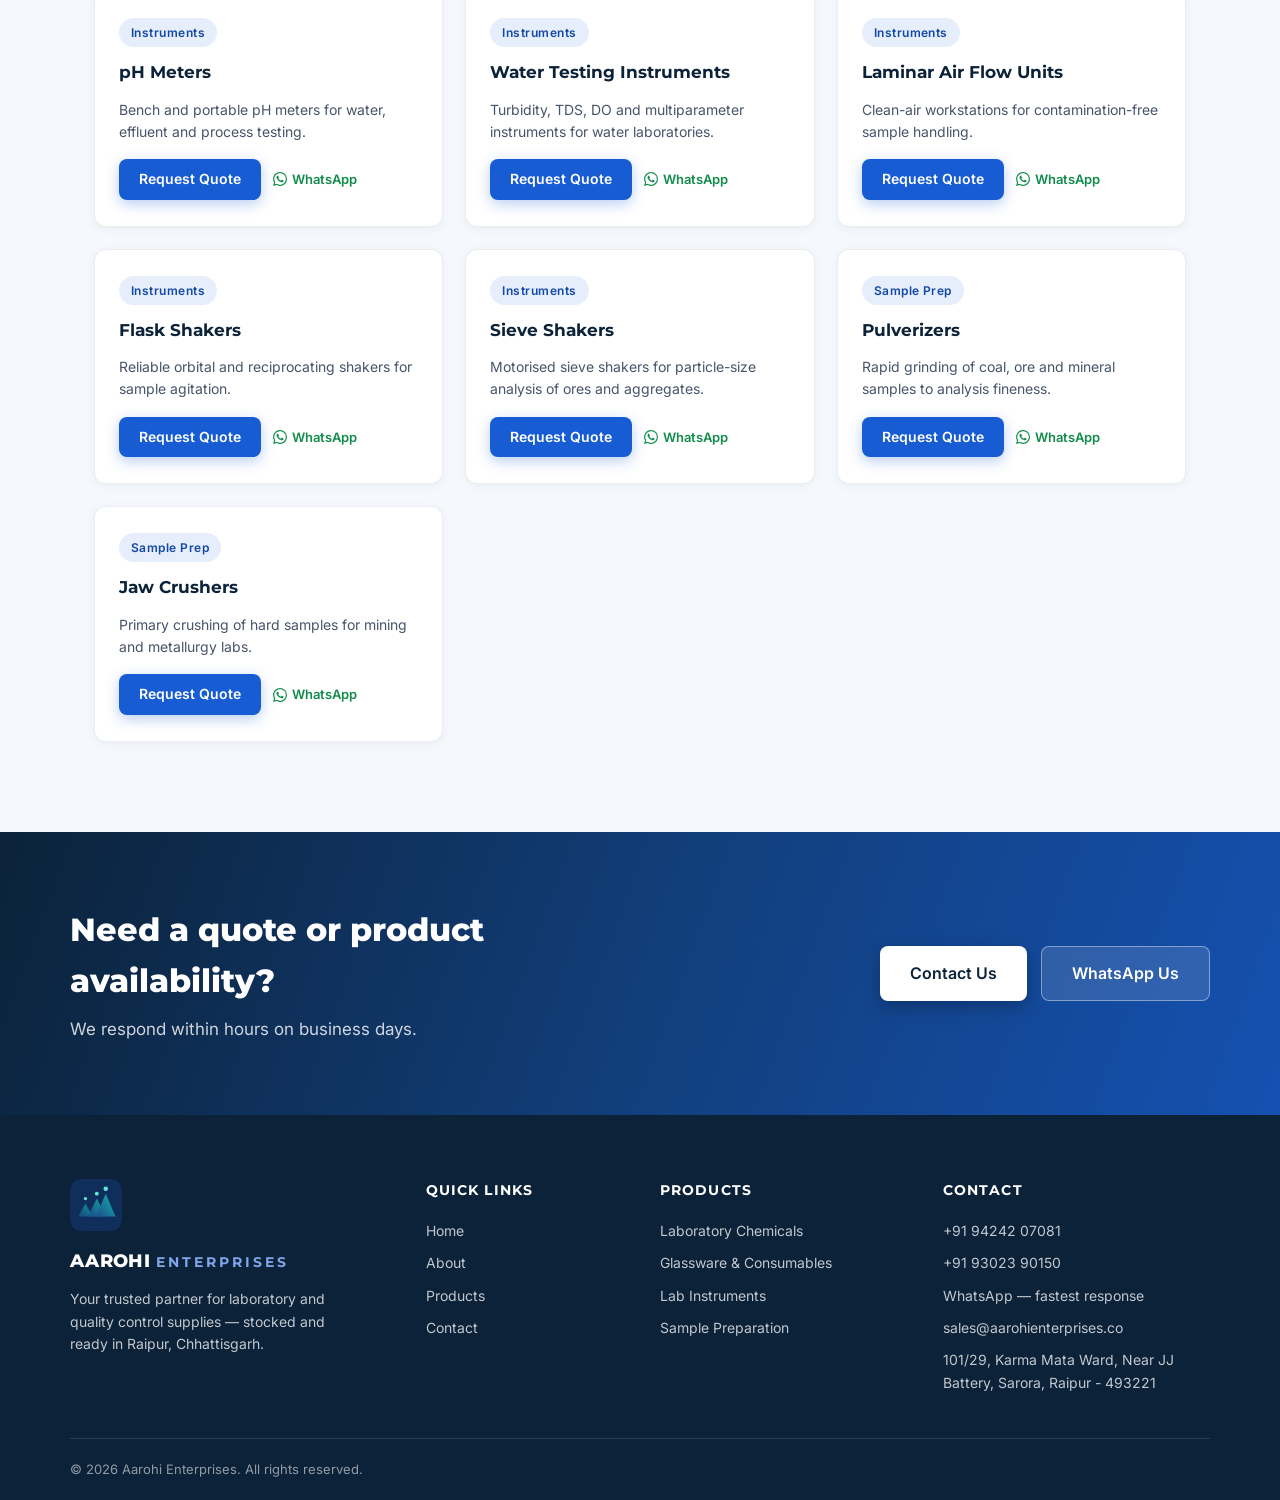
<file: products.html>
<!DOCTYPE html>
<html lang="en">
<head>
  <meta charset="utf-8">
  <meta name="viewport" content="width=device-width, initial-scale=1">
  <title>Lab Chemicals, Glassware &amp; Instruments | Aarohi</title>
  <meta name="description" content="1000+ lab products: chemicals, ISI-marked glassware, instruments, sample prep equipment. Request a quote from Aarohi Enterprises, Raipur.">
  <meta name="keywords" content="laboratory chemicals Raipur, ISI glassware Chhattisgarh, bomb calorimeter, pH meter, pulverizer supplier, lab instruments India, QC reagents">
  <link rel="canonical" href="https://aarohienterprises.co/products.html">
  <!-- Open Graph -->
  <meta property="og:title" content="Products — Laboratory Chemicals, Glassware, Instruments | Aarohi Enterprises">
  <meta property="og:description" content="Browse 1000+ laboratory products — chemicals, ISI-marked glassware, instruments and sample preparation equipment. Request a quote from Aarohi Enterprises, Raipur.">
  <meta property="og:type" content="website">
  <meta property="og:url" content="https://aarohienterprises.co/products.html">
  <meta property="og:image" content="https://aarohienterprises.co/assets/og-image.png">
  <meta property="og:image:width" content="1200">
  <meta property="og:image:height" content="630">
  <meta name="twitter:card" content="summary_large_image">
  <meta name="twitter:title" content="Products — Laboratory Chemicals, Glassware, Instruments | Aarohi Enterprises">
  <meta name="twitter:description" content="Browse 1000+ laboratory products — chemicals, ISI-marked glassware, instruments and sample preparation equipment.">
  <meta name="twitter:image" content="https://aarohienterprises.co/assets/og-image.png">
  <!-- Favicon -->
  <link rel="icon" href="assets/aarohi-logo-icon.svg" type="image/svg+xml">
  <!-- Fonts -->
  <link rel="preconnect" href="https://fonts.googleapis.com">
  <link rel="preconnect" href="https://fonts.gstatic.com" crossorigin>
  <link href="https://fonts.googleapis.com/css2?family=Montserrat:wght@700;800&family=Inter:wght@400;600&display=swap" rel="stylesheet">
  <!-- CSS -->
  <link rel="stylesheet" href="css/style.css">
  <!-- JSON-LD -->
  <script type="application/ld+json">
  {
    "@context": "https://schema.org",
    "@type": "LocalBusiness",
    "name": "Aarohi Enterprises",
    "description": "Laboratory chemicals, glassware, instruments and QC supplies distributor in Raipur, Chhattisgarh.",
    "url": "https://aarohienterprises.co",
    "telephone": "+919424207081",
    "email": "sales@aarohienterprises.co",
    "image": "https://aarohienterprises.co/assets/aarohi-logo.png",
    "address": {
      "@type": "PostalAddress",
      "streetAddress": "101/29, Karma Mata Ward, Near JJ Battery, Sarora",
      "addressLocality": "Raipur",
      "addressRegion": "Chhattisgarh",
      "postalCode": "493221",
      "addressCountry": "IN"
    },
    "openingHours": "Mo-Sa 08:00-18:00",
    "areaServed": "IN",
    "priceRange": "$$"
  }
  </script>
  <script type="application/ld+json">
  {
    "@context": "https://schema.org",
    "@type": "BreadcrumbList",
    "itemListElement": [
      {"@type": "ListItem", "position": 1, "name": "Home", "item": "https://aarohienterprises.co/"},
      {"@type": "ListItem", "position": 2, "name": "Products", "item": "https://aarohienterprises.co/products"}
    ]
  }
  </script>
  <script type="application/ld+json">
  {
    "@context": "https://schema.org",
    "@type": "FAQPage",
    "mainEntity": [
      {
        "@type": "Question",
        "name": "What product categories does Aarohi Enterprises supply?",
        "acceptedAnswer": {
          "@type": "Answer",
          "text": "We supply laboratory chemicals, ISI-marked borosilicate glassware and consumables, lab instruments (bomb calorimeters, pH meters, ovens, laminar air flow), and sample preparation equipment (pulverizers, jaw crushers)."
        }
      },
      {
        "@type": "Question",
        "name": "Do you deliver laboratory supplies across India?",
        "acceptedAnswer": {
          "@type": "Answer",
          "text": "Yes, we offer pan-India delivery from our own warehouse in Raipur, Chhattisgarh through trusted logistics partners."
        }
      },
      {
        "@type": "Question",
        "name": "Is your glassware ISI-marked?",
        "acceptedAnswer": {
          "@type": "Answer",
          "text": "Yes, we deal exclusively in ISI-marked borosilicate glassware for quality control labs — beakers, flasks, burettes and more."
        }
      }
    ]
  }
  </script>
</head>
<body>
  <a href="#main" class="skip-link">Skip to main content</a>

  <!-- ============ HEADER ============ -->
  <header class="header" role="banner">
    <div class="scroll-progress" aria-hidden="true"></div>
    <div class="container header__inner">
      <a href="index.html" class="header__logo" aria-label="Aarohi Enterprises home">
        <img src="assets/aarohi-logo.png" alt="Aarohi Enterprises" width="160" height="44">
      </a>
      <nav class="header__nav" aria-label="Main navigation">
        <a href="index.html" class="nav-link">Home</a>
        <a href="about.html" class="nav-link">About</a>
        <a href="products.html" class="nav-link nav-link--active">Products</a>
        <a href="contact.html" class="nav-link">Contact</a>
        <a href="contact.html" class="btn btn--primary btn--header">Get a Quote</a>
        <div class="burger" aria-label="Menu">
          <details>
            <summary class="burger__toggle" aria-label="Open menu">
              <span class="burger__bar"></span>
              <span class="burger__bar"></span>
              <span class="burger__bar"></span>
            </summary>
            <div class="burger__dropdown">
              <a href="index.html" class="burger__link">Home</a>
              <a href="about.html" class="burger__link">About</a>
              <a href="products.html" class="burger__link">Products</a>
              <a href="contact.html" class="burger__link">Contact</a>
            </div>
          </details>
        </div>
      </nav>
    </div>
  </header>

  <main id="main">

    <!-- ============ HERO — LIGHT ============ -->
    <section class="hero-light">
      <div class="container hero-light__content">
        <div class="overline" data-reveal="0">Products</div>
        <h1 class="page-title" data-reveal="60">1000+ Products, <span class="gradient-text">One Supplier</span></h1>
        <p class="page-subtitle" data-reveal="120">
          Browse our core range below. Don't see what you need? We can source it &mdash;
          just <a href="contact.html">ask</a>.
        </p>
      </div>
    </section>

    <!-- ============ FILTER BAR ============ -->
    <div class="filter-bar" role="search" aria-label="Filter products">
      <div class="container filter-bar__inner">
        <button class="filter-btn filter-btn--active" data-filter="All" aria-pressed="true">All</button>
        <button class="filter-btn" data-filter="Chemicals" aria-pressed="false">Chemicals</button>
        <button class="filter-btn" data-filter="Glassware &amp; Consumables" aria-pressed="false">Glassware &amp; Consumables</button>
        <button class="filter-btn" data-filter="Instruments" aria-pressed="false">Instruments</button>
        <button class="filter-btn" data-filter="Sample Prep" aria-pressed="false">Sample Prep</button>
        <input
          type="search"
          id="product-search"
          class="filter-search"
          placeholder="Search products..."
          aria-label="Search products by name, description, or category"
        >
      </div>
    </div>

    <!-- ============ PRODUCT GRID ============ -->
    <section class="section--grey section" aria-label="Product catalogue">
      <div class="container">
        <div id="product-grid" class="card-grid card-grid--3" aria-live="polite" aria-atomic="true">
          <!-- Rendered by JS -->
        </div>
      </div>
    </section>

    <!-- ============ CTA BAND ============ -->
    <section class="cta-band">
      <div class="container cta-band__inner">
        <div data-reveal="0" style="max-width:620px;">
          <h2>Need a quote or product availability?</h2>
          <p>We respond within hours on business days.</p>
        </div>
        <div class="cta-band__buttons" data-reveal="120">
          <a href="contact.html" class="btn btn--white btn--band">Contact Us</a>
          <a href="https://wa.me/919424207081" target="_blank" rel="noopener" class="btn btn--sub btn--band">WhatsApp Us</a>
        </div>
      </div>
    </section>

  </main>

  <!-- ============ FOOTER ============ -->
  <footer class="footer" role="contentinfo">
    <div class="container footer-grid">
      <div>
        <img src="assets/aarohi-logo-icon.svg" alt="" class="footer__brand-icon" width="52" height="52">
        <div class="footer__brand-name">AAROHI <span>ENTERPRISES</span></div>
        <p class="footer__brand-desc">Your trusted partner for laboratory and quality control supplies — stocked and ready in Raipur, Chhattisgarh.</p>
      </div>
      <div>
        <div class="footer__heading">Quick Links</div>
        <div class="footer__links">
          <a href="index.html">Home</a>
          <a href="about.html">About</a>
          <a href="products.html">Products</a>
          <a href="contact.html">Contact</a>
        </div>
      </div>
      <div>
        <div class="footer__heading">Products</div>
        <div class="footer__links">
          <a href="products.html?cat=Chemicals">Laboratory Chemicals</a>
          <a href="products.html?cat=Glassware">Glassware &amp; Consumables</a>
          <a href="products.html?cat=Instruments">Lab Instruments</a>
          <a href="products.html?cat=Sample+Prep">Sample Preparation</a>
        </div>
      </div>
      <div>
        <div class="footer__heading">Contact</div>
        <div class="footer__links">
          <a href="tel:+919424207081">+91 94242 07081</a>
          <a href="tel:+919302390150">+91 93023 90150</a>
          <a href="https://wa.me/919424207081" target="_blank" rel="noopener">WhatsApp — fastest response</a>
          <a href="mailto:sales@aarohienterprises.co">sales@aarohienterprises.co</a>
          <span>101/29, Karma Mata Ward, Near JJ Battery, Sarora, Raipur - 493221</span>
        </div>
      </div>
    </div>
    <div class="container footer__bottom">
      <span>&copy; 2026 Aarohi Enterprises. All rights reserved.</span>
    </div>
  </footer>

  <!-- WhatsApp FAB -->
  <div class="wa-fab">
    <a href="https://wa.me/919424207081" target="_blank" rel="noopener" class="btn btn--wa btn--sm" aria-label="Chat on WhatsApp">
      <svg width="18" height="18" viewBox="0 0 24 24" fill="currentColor" aria-hidden="true"><path d="M17.472 14.382c-.297-.149-1.758-.867-2.03-.967-.273-.099-.471-.148-.67.15-.197.297-.767.966-.94 1.164-.173.199-.347.223-.644.075-.297-.15-1.255-.463-2.39-1.475-.883-.788-1.48-1.761-1.653-2.059-.173-.297-.018-.458.13-.606.134-.133.298-.347.446-.52.149-.174.198-.298.298-.497.099-.198.05-.371-.025-.52-.075-.149-.669-1.612-.916-2.207-.242-.579-.487-.5-.669-.51-.173-.008-.371-.01-.57-.01-.198 0-.52.074-.792.372-.272.297-1.04 1.016-1.04 2.479 0 1.462 1.065 2.875 1.213 3.074.149.198 2.096 3.2 5.077 4.487.709.306 1.262.489 1.694.625.712.227 1.36.195 1.871.118.571-.085 1.758-.719 2.006-1.413.248-.694.248-1.289.173-1.413-.074-.124-.272-.198-.57-.347m-5.421 7.403h-.004a9.87 9.87 0 01-5.031-1.378l-.361-.214-3.741.982.998-3.648-.235-.374a9.86 9.86 0 01-1.51-5.26c.001-5.45 4.436-9.884 9.888-9.884 2.64 0 5.122 1.03 6.988 2.898a9.825 9.825 0 012.893 6.994c-.003 5.45-4.437 9.884-9.885 9.884m8.413-18.297A11.815 11.815 0 0012.05 0C5.495 0 .16 5.335.157 11.892c0 2.096.547 4.142 1.588 5.945L.057 24l6.305-1.654a11.882 11.882 0 005.683 1.448h.005c6.554 0 11.89-5.335 11.893-11.893a11.821 11.821 0 00-3.48-8.413z"/></svg>
      WhatsApp
    </a>
  </div>

  <script src="js/main.js"></script>

  <script>
  (function () {
    'use strict';

    /* ── Product Catalogue ── */
    var CATALOG = [
      { cat: 'Chemicals', name: 'Boric Acid', desc: 'High-purity boric acid for buffer preparation and flux applications in metallurgical labs.' },
      { cat: 'Chemicals', name: 'Caustic Soda Flakes', desc: 'Industrial-grade caustic soda flakes for water treatment and process laboratories.' },
      { cat: 'Chemicals', name: 'Bleaching Powder', desc: 'Stable chlorine bleaching powder for disinfection and water testing applications.' },
      { cat: 'Chemicals', name: 'Commercial Chemicals', desc: 'Bulk commercial-grade chemicals for plant and process requirements.' },
      { cat: 'Chemicals', name: 'Quality Control Chemicals', desc: 'AR/LR-grade reagents for QC labs — all types, sourced from trusted brands.' },
      { cat: 'Glassware & Consumables', name: 'Borosilicate Glassware (ISI-marked)', desc: 'Beakers, flasks and burettes in ISI-marked borosilicate — built for QC accuracy.' },
      { cat: 'Glassware & Consumables', name: 'Filter Papers', desc: 'Qualitative and quantitative filter papers in all standard grades and sizes.' },
      { cat: 'Glassware & Consumables', name: 'Silica Wares', desc: 'Silica crucibles and dishes for high-temperature ash and moisture analysis.' },
      { cat: 'Glassware & Consumables', name: 'Ceramic Products', desc: 'Porcelain crucibles, basins and mortars for routine laboratory work.' },
      { cat: 'Glassware & Consumables', name: 'Graphite Crucibles', desc: 'High-density graphite crucibles for melting and sample fusion.' },
      { cat: 'Instruments', name: 'Hot Air Ovens', desc: 'Precision drying and sterilization ovens for sample conditioning.' },
      { cat: 'Instruments', name: 'Bomb Calorimeters', desc: 'For calorific value determination of coal and fuels — a staple for power and steel plant labs.' },
      { cat: 'Instruments', name: 'pH Meters', desc: 'Bench and portable pH meters for water, effluent and process testing.' },
      { cat: 'Instruments', name: 'Water Testing Instruments', desc: 'Turbidity, TDS, DO and multiparameter instruments for water laboratories.' },
      { cat: 'Instruments', name: 'Laminar Air Flow Units', desc: 'Clean-air workstations for contamination-free sample handling.' },
      { cat: 'Instruments', name: 'Flask Shakers', desc: 'Reliable orbital and reciprocating shakers for sample agitation.' },
      { cat: 'Instruments', name: 'Sieve Shakers', desc: 'Motorised sieve shakers for particle-size analysis of ores and aggregates.' },
      { cat: 'Sample Prep', name: 'Pulverizers', desc: 'Rapid grinding of coal, ore and mineral samples to analysis fineness.' },
      { cat: 'Sample Prep', name: 'Jaw Crushers', desc: 'Primary crushing of hard samples for mining and metallurgy labs.' }
    ];

    /* ── URL param → filter category mapping ── */
    var CAT_MAP = {
      'chemicals':   'Chemicals',
      'glassware':   'Glassware & Consumables',
      'instruments': 'Instruments',
      'sample prep': 'Sample Prep',
      'sample+prep': 'Sample Prep'
    };

    /* ── State ── */
    var activeFilter = 'All';
    var searchQuery  = '';

    /* ── DOM refs ── */
    var grid        = document.getElementById('product-grid');
    var searchInput = document.getElementById('product-search');
    var filterBtns  = document.querySelectorAll('.filter-btn');

    /* ── WhatsApp SVG icon (inline, reused per card) ── */
    var WA_ICON = '<svg width="14" height="14" viewBox="0 0 24 24" fill="currentColor" aria-hidden="true"><path d="M17.472 14.382c-.297-.149-1.758-.867-2.03-.967-.273-.099-.471-.148-.67.15-.197.297-.767.966-.94 1.164-.173.199-.347.223-.644.075-.297-.15-1.255-.463-2.39-1.475-.883-.788-1.48-1.761-1.653-2.059-.173-.297-.018-.458.13-.606.134-.133.298-.347.446-.52.149-.174.198-.298.298-.497.099-.198.05-.371-.025-.52-.075-.149-.669-1.612-.916-2.207-.242-.579-.487-.5-.669-.51-.173-.008-.371-.01-.57-.01-.198 0-.52.074-.792.372-.272.297-1.04 1.016-1.04 2.479 0 1.462 1.065 2.875 1.213 3.074.149.198 2.096 3.2 5.077 4.487.709.306 1.262.489 1.694.625.712.227 1.36.195 1.871.118.571-.085 1.758-.719 2.006-1.413.248-.694.248-1.289.173-1.413-.074-.124-.272-.198-.57-.347m-5.421 7.403h-.004a9.87 9.87 0 01-5.031-1.378l-.361-.214-3.741.982.998-3.648-.235-.374a9.86 9.86 0 01-1.51-5.26c.001-5.45 4.436-9.884 9.888-9.884 2.64 0 5.122 1.03 6.988 2.898a9.825 9.825 0 012.893 6.994c-.003 5.45-4.437 9.884-9.885 9.884m8.413-18.297A11.815 11.815 0 0012.05 0C5.495 0 .16 5.335.157 11.892c0 2.096.547 4.142 1.588 5.945L.057 24l6.305-1.654a11.882 11.882 0 005.683 1.448h.005c6.554 0 11.89-5.335 11.893-11.893a11.821 11.821 0 00-3.48-8.413z"/></svg>';

    /* ── Render ── */
    function render() {
      var q = searchQuery.toLowerCase();

      var results = CATALOG.filter(function (item) {
        var catMatch = (activeFilter === 'All') || (item.cat === activeFilter);
        var searchMatch = !q ||
          item.name.toLowerCase().indexOf(q) !== -1 ||
          item.desc.toLowerCase().indexOf(q) !== -1 ||
          item.cat.toLowerCase().indexOf(q) !== -1;
        return catMatch && searchMatch;
      });

      if (results.length === 0) {
        grid.innerHTML =
          '<div class="empty-state">' +
            '<h3>No products match your search</h3>' +
            '<p>Try a different keyword or <a href="contact.html">contact us</a> — we can source almost anything.</p>' +
          '</div>';
        return;
      }

      var html = '';
      results.forEach(function (item) {
        var encodedName = encodeURIComponent(item.name);
        var waMsg = encodeURIComponent(
          "Hi, I'm interested in " + item.name + ". Please share availability and pricing."
        );
        html +=
          '<div class="product-card">' +
            '<span class="product-card__tag">' + escHtml(item.cat) + '</span>' +
            '<div class="product-card__name">' + escHtml(item.name) + '</div>' +
            '<p class="product-card__desc">' + escHtml(item.desc) + '</p>' +
            '<div class="product-card__actions">' +
              '<a href="contact.html?product=' + encodedName + '" class="btn btn--primary btn--sm">Request Quote</a>' +
              '<a href="https://wa.me/919424207081?text=' + waMsg + '" target="_blank" rel="noopener" class="product-card__wa" aria-label="WhatsApp enquiry for ' + escAttr(item.name) + '">' +
                WA_ICON +
                'WhatsApp' +
              '</a>' +
            '</div>' +
          '</div>';
      });

      grid.innerHTML = html;
    }

    /* ── Utility: escape HTML ── */
    function escHtml(str) {
      return str
        .replace(/&/g, '&amp;')
        .replace(/</g, '&lt;')
        .replace(/>/g, '&gt;')
        .replace(/"/g, '&quot;');
    }

    /* ── Utility: escape attribute values ── */
    function escAttr(str) {
      return str.replace(/"/g, '&quot;').replace(/'/g, '&#39;');
    }

    /* ── Set active filter button ── */
    function setActiveBtn(filterValue) {
      filterBtns.forEach(function (btn) {
        var isActive = btn.getAttribute('data-filter') === filterValue;
        btn.classList.toggle('filter-btn--active', isActive);
        btn.setAttribute('aria-pressed', isActive ? 'true' : 'false');
      });
    }

    /* ── Filter button click handler ── */
    filterBtns.forEach(function (btn) {
      btn.addEventListener('click', function () {
        activeFilter = btn.getAttribute('data-filter');
        setActiveBtn(activeFilter);
        render();
      });
    });

    /* ── Search input handler ── */
    searchInput.addEventListener('input', function () {
      searchQuery = searchInput.value.trim();
      render();
    });

    /* ── Read ?cat= from URL on page load ── */
    function initFromURL() {
      var params = new URLSearchParams(window.location.search);
      var catParam = (params.get('cat') || '').trim().toLowerCase();

      if (catParam && CAT_MAP[catParam]) {
        activeFilter = CAT_MAP[catParam];
        setActiveBtn(activeFilter);
      }
    }

    /* ── Bootstrap ── */
    initFromURL();
    render();

  })();
  </script>

</body>
</html>
</file>
<file: css/style.css>
/* ============================================================
   AAROHI ENTERPRISES — Design System
   Enterprise B2B lab-supply site. Navy + cobalt blue palette.
   ============================================================ */

/* — Custom Properties — */
:root {
  --navy:       #0B2239;
  --navy-deep:  #081A2E;
  --navy-mid:   #10325A;
  --blue:       #175CD3;
  --blue-hover: #1249A8;
  --blue-light: #7EA6E8;
  --blue-pale:  #B9D0F5;
  --grey-bg:    #F5F8FC;
  --grey-input: #F9FBFC;
  --text:       #47546A;
  --text-light: #7b8898;
  --border:     rgba(11,34,57,0.10);
  --border-md:  rgba(11,34,57,0.15);
  --white:      #ffffff;
  --green-wa:   #25D366;
  --radius-sm:  8px;
  --radius-md:  12px;
  --radius-pill: 999px;
  --shadow-sm:  0 2px 10px rgba(11,34,57,0.05);
  --shadow-md:  0 14px 30px rgba(11,34,57,0.12);
  --shadow-lg:  0 24px 60px rgba(8,26,46,0.25);
  --shadow-btn: 0 4px 14px rgba(23,92,211,0.30);
  --shadow-btn-hover: 0 8px 20px rgba(23,92,211,0.40);
  --max-w:      1140px;
  --font-head:  'Montserrat', sans-serif;
  --font-body:  'Inter', system-ui, sans-serif;
}

/* — Reset & Base — */
*, *::before, *::after { box-sizing: border-box; margin: 0; padding: 0; }
html { scroll-behavior: smooth; }
html, body { background: var(--white); }
body {
  font-family: var(--font-body);
  color: var(--text);
  font-size: 16px;
  line-height: 1.6;
  -webkit-font-smoothing: antialiased;
  -moz-osx-font-smoothing: grayscale;
  min-width: 320px;
}
img { display: block; max-width: 100%; height: auto; }
a { color: var(--blue); text-decoration: none; transition: color .2s; }
a:hover { color: var(--blue-hover); }
input, textarea, button { font-family: inherit; }
input::placeholder, textarea::placeholder { color: #9aa7b5; }

/* — Focus — */
:focus-visible {
  outline: 2px solid var(--blue);
  outline-offset: 3px;
  border-radius: 4px;
}
input:focus-visible, textarea:focus-visible {
  outline: none;
  border-color: var(--blue) !important;
  background: var(--white) !important;
  box-shadow: 0 0 0 3px rgba(23,92,211,0.10);
}

/* — Skip Nav — */
.skip-link {
  position: absolute;
  left: -9999px;
  top: 0;
  background: var(--blue);
  color: var(--white);
  padding: 8px 16px;
  font-weight: 600;
  font-size: 14px;
  z-index: 9999;
  border-radius: 0 0 var(--radius-sm) var(--radius-sm);
}
.skip-link:focus {
  left: 50%;
  transform: translateX(-50%);
}

/* — Layout — */
.container {
  max-width: var(--max-w);
  margin: 0 auto;
  padding-left: 24px;
  padding-right: 24px;
}

/* — Scroll Progress — */
.scroll-progress {
  position: absolute;
  left: 0; top: 0;
  height: 3px; width: 0%;
  background: linear-gradient(90deg, var(--navy), var(--blue), var(--blue-light));
  transition: width .1s linear;
  z-index: 1;
}

/* ============ HEADER ============ */
.header {
  position: sticky;
  top: 0;
  z-index: 100;
  background: rgba(255,255,255,0.85);
  backdrop-filter: blur(14px);
  -webkit-backdrop-filter: blur(14px);
  border-bottom: 1px solid rgba(11,34,57,0.08);
}
.header__inner {
  display: flex;
  align-items: center;
  justify-content: space-between;
  gap: 24px;
  padding: 12px 0;
}
.header__logo {
  display: flex;
  align-items: center;
  animation: logoIn .8s cubic-bezier(.22,1,.36,1) both;
}
.header__logo img {
  height: 44px;
  transition: transform .3s ease;
}
.header__logo:hover img { transform: scale(1.04); }

.header__nav {
  display: flex;
  align-items: center;
  gap: 28px;
}
.nav-link {
  font-weight: 600;
  font-size: 15px;
  color: var(--navy);
  transition: color .2s;
  padding-bottom: 2px;
  border-bottom: 2px solid transparent;
}
.nav-link:hover { color: var(--blue-hover); }
.nav-link--active {
  color: var(--blue-hover);
  border-bottom-color: var(--blue);
}

/* — Buttons — */
.btn {
  display: inline-flex;
  align-items: center;
  justify-content: center;
  gap: 8px;
  font-weight: 600;
  border-radius: var(--radius-sm);
  cursor: pointer;
  transition: transform .2s ease, box-shadow .2s ease, background .2s, border-color .2s;
  text-align: center;
  border: none;
}
.btn:hover { transform: translateY(-2px); }
.btn--primary {
  background: var(--blue);
  color: var(--white);
  box-shadow: var(--shadow-btn);
}
.btn--primary:hover {
  background: var(--blue-hover);
  color: var(--white);
  box-shadow: var(--shadow-btn-hover);
}
.btn--ghost {
  background: transparent;
  border: 1px solid rgba(255,255,255,0.35);
  color: var(--white);
}
.btn--ghost:hover {
  background: rgba(255,255,255,0.10);
  color: var(--white);
}
.btn--ghost-dark {
  background: transparent;
  border: 1px solid var(--border-md);
  color: var(--navy);
}
.btn--ghost-dark:hover {
  background: var(--grey-bg);
  color: var(--navy);
}
.btn--white {
  background: var(--white);
  color: var(--navy);
  box-shadow: 0 6px 18px rgba(0,0,0,0.25);
}
.btn--white:hover {
  background: #EDF2F9;
  color: var(--navy);
}
.btn--wa {
  background: var(--green-wa);
  color: var(--white);
  box-shadow: 0 10px 26px rgba(37,211,102,0.45);
  border-radius: var(--radius-pill);
}
.btn--wa:hover {
  color: var(--white);
  transform: translateY(-3px) scale(1.03);
  box-shadow: 0 14px 32px rgba(37,211,102,0.55);
}
.btn--sm  { font-size: 14px; padding: 9px 20px; }
.btn--md  { font-size: 15px; padding: 10px 22px; }
.btn--lg  { font-size: 16px; padding: 15px 34px; }
.btn--header { font-size: 15px; padding: 10px 22px; }
.btn--band { font-size: 16px; padding: 14px 30px; }
.btn--sub {
  background: rgba(255,255,255,0.12);
  border: 1px solid rgba(255,255,255,0.4);
  color: var(--white);
  border-radius: var(--radius-sm);
}
.btn--sub:hover {
  background: rgba(255,255,255,0.22);
  color: var(--white);
}

/* — Mobile Burger — */
.burger { display: none; position: relative; }
.burger__toggle {
  cursor: pointer;
  width: 42px; height: 42px;
  border: 1px solid var(--border-md);
  border-radius: var(--radius-sm);
  display: flex;
  flex-direction: column;
  justify-content: center;
  align-items: center;
  gap: 5px;
  background: var(--white);
  list-style: none;
}
.burger__toggle::-webkit-details-marker { display: none; }
.burger__bar {
  width: 18px; height: 2px;
  background: var(--navy);
  display: block;
}
.burger__dropdown {
  position: absolute;
  right: 0; top: 52px;
  background: var(--white);
  border: 1px solid var(--border);
  border-radius: var(--radius-md);
  box-shadow: 0 18px 40px rgba(11,34,57,0.18);
  padding: 10px;
  display: flex;
  flex-direction: column;
  min-width: 190px;
  z-index: 300;
}
.burger__link {
  color: var(--navy);
  font-weight: 600;
  font-size: 15px;
  padding: 12px 16px;
  border-radius: var(--radius-sm);
  transition: background .15s, color .15s;
}
.burger__link:hover {
  background: var(--grey-bg);
  color: var(--blue-hover);
}

/* ============ HERO — DARK (Home) ============ */
.hero-dark {
  position: relative;
  overflow: hidden;
  background: linear-gradient(160deg, var(--navy-deep) 0%, var(--navy) 45%, var(--navy-mid) 100%);
}
.hero-dark__blob1 {
  position: absolute;
  right: -160px; top: -180px;
  width: 720px; height: 640px;
  border-radius: 50%;
  background: radial-gradient(circle, rgba(23,92,211,0.35), transparent 65%);
  animation: blobDrift1 16s ease-in-out infinite;
  pointer-events: none;
}
.hero-dark__blob2 {
  position: absolute;
  left: -200px; bottom: -220px;
  width: 640px; height: 580px;
  border-radius: 50%;
  background: radial-gradient(circle, rgba(126,166,232,0.14), transparent 65%);
  animation: blobDrift2 19s ease-in-out infinite;
  pointer-events: none;
}
.hero-dark__beam {
  position: absolute;
  left: 20%; top: -40%;
  width: 2px; height: 180%;
  background: linear-gradient(180deg, transparent, rgba(126,166,232,0.35), transparent);
  animation: beamSweep 18s ease-in-out infinite;
  pointer-events: none;
}
.hero-dark__content {
  position: relative;
  padding: 104px 0 150px;
  text-align: center;
}
.hero-chip {
  display: inline-flex;
  align-items: center;
  gap: 8px;
  background: rgba(126,166,232,0.10);
  border: 1px solid rgba(126,166,232,0.30);
  color: var(--blue-pale);
  font-weight: 600;
  font-size: 13px;
  letter-spacing: 0.06em;
  text-transform: uppercase;
  padding: 7px 16px;
  border-radius: var(--radius-pill);
  margin-bottom: 26px;
}
.hero-chip__dot {
  width: 7px; height: 7px;
  border-radius: 50%;
  background: var(--blue-light);
  display: inline-block;
}
.hero-dark h1 {
  font-family: var(--font-head);
  font-weight: 800;
  font-size: clamp(36px, 5vw, 58px);
  line-height: 1.1;
  color: var(--white);
  margin: 0 auto 22px;
  max-width: 900px;
  text-wrap: pretty;
}
.hero-dark h1 .accent { color: var(--blue-light); }
.hero-dark__sub {
  font-size: 18px;
  color: rgba(255,255,255,0.78);
  max-width: 620px;
  margin: 0 auto 36px;
}
.hero-dark__ctas {
  display: flex;
  gap: 14px;
  flex-wrap: wrap;
  justify-content: center;
  margin-bottom: 38px;
}
.hero-dark__badges {
  display: flex;
  gap: 26px;
  flex-wrap: wrap;
  justify-content: center;
}
.hero-badge {
  display: flex;
  align-items: center;
  gap: 8px;
  font-size: 14px;
  font-weight: 600;
  color: rgba(255,255,255,0.78);
}
.hero-badge__dot {
  width: 8px; height: 8px;
  border-radius: 50%;
  background: var(--blue-light);
  display: inline-block;
}

/* ============ HERO — LIGHT (subpages) ============ */
.hero-light {
  background:
    radial-gradient(600px 380px at 90% 0%, rgba(23,92,211,0.12), transparent 70%),
    radial-gradient(480px 340px at 5% 100%, rgba(23,92,211,0.09), transparent 70%),
    var(--white);
}
.hero-light__content {
  padding: 76px 0 60px;
}
.hero-light__content--compact { padding-bottom: 44px; }

/* — Shared hero elements — */
.overline {
  color: var(--blue-hover);
  font-weight: 600;
  font-size: 13px;
  letter-spacing: 0.1em;
  text-transform: uppercase;
  margin-bottom: 14px;
}
.page-title {
  font-family: var(--font-head);
  font-weight: 800;
  font-size: clamp(32px, 4.2vw, 48px);
  line-height: 1.15;
  color: var(--navy);
  margin: 0;
  max-width: 760px;
  text-wrap: pretty;
}
.page-title .gradient-text {
  background: linear-gradient(90deg, var(--blue), #4D82DE);
  -webkit-background-clip: text;
  background-clip: text;
  color: transparent;
}
.page-subtitle {
  font-size: 17px;
  max-width: 600px;
  margin: 14px 0 0;
}

/* ============ SECTION HEADINGS ============ */
.section-heading {
  text-align: center;
  max-width: 640px;
  margin: 0 auto 52px;
}
.section-heading h2,
.section-title {
  font-family: var(--font-head);
  font-weight: 800;
  font-size: 36px;
  color: var(--navy);
  margin: 0;
  text-wrap: pretty;
}
.section-title--md { font-size: 32px; }

/* ============ STATS STRIP ============ */
/* Overlapping variant (Home) */
.stats-overlap {
  margin-top: -64px;
  position: relative;
  z-index: 5;
}
.stats-grid {
  display: grid;
  grid-template-columns: repeat(4, 1fr);
  gap: 1px;
  background: rgba(11,34,57,0.08);
  border: 1px solid rgba(11,34,57,0.08);
  border-radius: 14px;
  overflow: hidden;
  box-shadow: var(--shadow-lg);
}
.stat-card {
  background: var(--white);
  text-align: center;
  padding: 28px 16px;
}
.stat-number {
  font-family: var(--font-head);
  font-weight: 800;
  font-size: 38px;
  color: var(--blue);
  line-height: 1.1;
}
.stat-label {
  color: var(--text);
  font-size: 14px;
  margin-top: 4px;
}

/* Navy stats (About page) */
.stats-navy {
  background: linear-gradient(120deg, var(--navy), var(--navy-mid));
}
.stats-navy .stats-grid-simple {
  display: grid;
  grid-template-columns: repeat(4, 1fr);
  gap: 24px;
  padding: 52px 0;
}
.stats-navy .stat-number {
  font-size: 44px;
  color: var(--blue-light);
}
.stats-navy .stat-label {
  color: rgba(255,255,255,0.75);
  font-size: 15px;
  margin-top: 6px;
}

/* ============ CATEGORY CARDS ============ */
.card-grid { display: grid; gap: 22px; }
.card-grid--4 { grid-template-columns: repeat(4, 1fr); }
.card-grid--3 { grid-template-columns: repeat(3, 1fr); }

.category-card {
  display: block;
  background: var(--white);
  border: 1px solid var(--border);
  border-radius: var(--radius-md);
  overflow: hidden;
  color: var(--text);
  box-shadow: var(--shadow-sm);
  transition: transform .25s ease, box-shadow .25s ease, border-color .25s;
}
.category-card:hover {
  color: var(--text);
  transform: translateY(-6px);
  box-shadow: var(--shadow-md);
  border-color: rgba(23,92,211,0.45);
}
.category-card img {
  width: 100%;
  aspect-ratio: 8/5;
  object-fit: cover;
}
.category-card__body { padding: 22px 22px 24px; }
.category-card__title {
  font-family: var(--font-head);
  font-weight: 700;
  font-size: 17px;
  color: var(--navy);
  margin-bottom: 8px;
}
.category-card__desc {
  font-size: 14px;
  line-height: 1.6;
}
.category-card__link {
  color: var(--blue);
  font-weight: 600;
  font-size: 14px;
  margin-top: 14px;
  display: block;
}

/* ============ WHY CHOOSE US ============ */
.why-grid {
  display: grid;
  grid-template-columns: 1.2fr 0.8fr;
  gap: 56px;
  align-items: start;
}
.why-item {
  position: relative;
  padding-left: 96px;
  min-height: 64px;
}
.why-item__ghost {
  position: absolute;
  left: 0; top: -22px;
  font-family: var(--font-head);
  font-weight: 800;
  font-size: 96px;
  color: rgba(23,92,211,0.08);
  line-height: 1;
  user-select: none;
}
.why-item__title {
  font-family: var(--font-head);
  font-weight: 700;
  font-size: 18px;
  color: var(--navy);
  margin-bottom: 4px;
}
.why-item__desc { font-size: 15px; }

/* About teaser card */
.about-teaser {
  background: var(--navy);
  border-radius: var(--radius-md);
  color: rgba(255,255,255,0.85);
  box-shadow: 0 18px 40px rgba(11,34,57,0.25);
  overflow: hidden;
}
.about-teaser img {
  width: 100%;
  aspect-ratio: 16/9;
  object-fit: cover;
}
.about-teaser__body { padding: 30px 30px 34px; }
.about-teaser__title {
  font-family: var(--font-head);
  font-weight: 700;
  font-size: 22px;
  color: var(--white);
  margin-bottom: 12px;
  text-wrap: pretty;
}
.about-teaser__desc {
  font-size: 15px;
  margin-bottom: 24px;
}
.about-teaser__link {
  display: inline-block;
  background: rgba(126,166,232,0.15);
  border: 1px solid rgba(126,166,232,0.5);
  color: var(--blue-pale);
  font-weight: 600;
  font-size: 14px;
  padding: 10px 20px;
  border-radius: var(--radius-sm);
  transition: all .2s;
}
.about-teaser__link:hover {
  background: rgba(126,166,232,0.3);
  color: var(--white);
}

/* ============ INDUSTRIES MARQUEE ============ */
.marquee-section {
  border-top: 1px solid rgba(11,34,57,0.06);
  border-bottom: 1px solid rgba(11,34,57,0.06);
  overflow: hidden;
}
.marquee-track {
  display: flex;
  gap: 16px;
  width: max-content;
  animation: marquee 30s linear infinite;
}
.marquee-chip {
  white-space: nowrap;
  background: var(--grey-bg);
  border: 1px solid var(--border);
  color: var(--navy);
  font-weight: 600;
  font-size: 15px;
  padding: 12px 26px;
  border-radius: var(--radius-pill);
}

/* ============ CREDENTIALS ============ */
.cred-strip {
  display: flex;
  flex-wrap: wrap;
  gap: 14px;
  justify-content: center;
  align-items: center;
}
.cred-badge {
  display: flex;
  align-items: center;
  gap: 10px;
  background: var(--white);
  border: 1px solid var(--border);
  border-radius: var(--radius-pill);
  padding: 11px 22px;
  font-weight: 600;
  font-size: 14px;
  color: var(--navy);
}
.cred-badge__dot {
  width: 9px; height: 9px;
  border-radius: 50%;
  background: var(--blue);
  display: inline-block;
}

/* ============ CTA BAND ============ */
.cta-band {
  background: linear-gradient(110deg, var(--navy) 0%, #12407F 55%, var(--blue) 130%);
}
.cta-band__inner {
  display: flex;
  flex-wrap: wrap;
  align-items: center;
  justify-content: space-between;
  gap: 28px;
  padding: 72px 0;
}
.cta-band h2 {
  font-family: var(--font-head);
  font-weight: 800;
  font-size: 32px;
  color: var(--white);
  margin: 0 0 10px;
  text-wrap: pretty;
}
.cta-band p {
  color: rgba(255,255,255,0.8);
  font-size: 17px;
  margin: 0;
}
.cta-band__buttons {
  display: flex;
  gap: 14px;
  flex-wrap: wrap;
}

/* ============ FOOTER ============ */
.footer {
  background: var(--navy);
  color: rgba(255,255,255,0.75);
}
.footer-grid {
  display: grid;
  grid-template-columns: 1.3fr 0.8fr 1fr 1.1fr;
  gap: 40px;
  padding: 64px 0 44px;
}
.footer__brand-icon {
  width: 52px; height: 52px;
  border-radius: var(--radius-md);
  margin-bottom: 16px;
}
.footer__brand-name {
  font-family: var(--font-head);
  font-weight: 800;
  font-size: 18px;
  color: var(--white);
  letter-spacing: 0.02em;
}
.footer__brand-name span {
  color: var(--blue-light);
  font-weight: 700;
  font-size: 14px;
  letter-spacing: 0.22em;
}
.footer__brand-desc {
  font-size: 14px;
  margin: 12px 0 0;
  max-width: 280px;
}
.footer__heading {
  font-family: var(--font-head);
  font-weight: 700;
  font-size: 14px;
  color: var(--white);
  letter-spacing: 0.08em;
  text-transform: uppercase;
  margin-bottom: 18px;
}
.footer__links {
  display: flex;
  flex-direction: column;
  gap: 10px;
  font-size: 14px;
}
.footer__links a {
  color: rgba(255,255,255,0.75);
  transition: color .15s;
}
.footer__links a:hover { color: var(--blue-light); }
.footer__links span { color: rgba(255,255,255,0.75); }
.footer__bottom {
  border-top: 1px solid rgba(255,255,255,0.12);
  padding: 20px 0;
  display: flex;
  flex-wrap: wrap;
  justify-content: space-between;
  gap: 12px;
  font-size: 13px;
  color: rgba(255,255,255,0.55);
}

/* ============ WHATSAPP FAB ============ */
.wa-fab {
  position: fixed;
  right: 22px; bottom: 22px;
  z-index: 200;
}

/* ============ SECTION UTILITIES ============ */
.section       { padding: 80px 0 90px; }
.section--sm   { padding: 56px 0; }
.section--md   { padding: 44px 0; }
.section--grey { background: var(--grey-bg); }
.section--white { background: var(--white); }
.section--divider-top { border-top: 1px solid rgba(11,34,57,0.06); }

.grid-2col {
  display: grid;
  grid-template-columns: 1.05fr 0.95fr;
  gap: 56px;
  align-items: center;
}
.grid-2col--why {
  grid-template-columns: 1.2fr 0.8fr;
  align-items: start;
}
.grid-2col--ops  { grid-template-columns: 0.95fr 1.05fr; }
.grid-2col--contact {
  grid-template-columns: 0.9fr 1.1fr;
  gap: 40px;
  align-items: start;
}

/* ============ VALUE CARDS (About) ============ */
.value-card {
  background: var(--white);
  border-radius: var(--radius-md);
  padding: 32px 28px;
  border: 1px solid rgba(11,34,57,0.08);
  box-shadow: var(--shadow-sm);
  transition: transform .25s, box-shadow .25s;
}
.value-card:hover {
  transform: translateY(-6px);
  box-shadow: var(--shadow-md);
}
.value-card__icon {
  width: 52px; height: 52px;
  border-radius: var(--radius-md);
  background: linear-gradient(135deg, var(--navy), var(--blue));
  display: flex;
  align-items: center;
  justify-content: center;
  margin-bottom: 18px;
  color: var(--white);
}
.value-card__title {
  font-family: var(--font-head);
  font-weight: 700;
  font-size: 18px;
  color: var(--navy);
  margin-bottom: 8px;
}
.value-card__desc { font-size: 15px; }

/* ============ ABOUT — IMAGE CARDS ============ */
.img-card {
  position: relative;
}
.img-card img {
  width: 100%;
  aspect-ratio: 4/3;
  object-fit: cover;
  border-radius: var(--radius-md);
  box-shadow: 0 24px 54px rgba(11,34,57,0.28);
}
.img-card__badge {
  position: absolute;
  left: -18px; bottom: -18px;
  background: var(--navy);
  color: var(--blue-light);
  border-radius: var(--radius-md);
  padding: 16px 22px;
  font-family: var(--font-head);
  font-weight: 800;
  font-size: 20px;
  box-shadow: 0 14px 30px rgba(11,34,57,0.3);
}
.img-card__badge small {
  display: block;
  font-family: var(--font-body);
  font-weight: 400;
  font-size: 12px;
  color: rgba(255,255,255,0.7);
}

/* Operations checklist */
.ops-list {
  display: flex;
  flex-direction: column;
  gap: 14px;
}
.ops-list__item {
  display: flex;
  align-items: center;
  gap: 12px;
  font-size: 15px;
}
.ops-list__dot {
  width: 9px; height: 9px;
  border-radius: 50%;
  background: var(--blue);
  flex-shrink: 0;
}

/* ============ PRODUCTS — FILTER BAR ============ */
.filter-bar {
  position: sticky;
  top: 69px;
  z-index: 90;
  background: rgba(255,255,255,0.9);
  backdrop-filter: blur(14px);
  -webkit-backdrop-filter: blur(14px);
  border-bottom: 1px solid rgba(11,34,57,0.08);
}
.filter-bar__inner {
  display: flex;
  flex-wrap: wrap;
  align-items: center;
  gap: 10px;
  padding: 14px 0;
}
.filter-btn {
  border: 1px solid var(--border-md);
  background: var(--white);
  color: var(--navy);
  font-weight: 600;
  font-size: 14px;
  padding: 9px 20px;
  border-radius: var(--radius-pill);
  cursor: pointer;
  transition: all .2s;
}
.filter-btn:hover {
  border-color: var(--navy);
  background: var(--grey-bg);
}
.filter-btn--active {
  background: var(--navy);
  color: var(--blue-light);
  border-color: var(--navy);
}
.filter-search {
  margin-left: auto;
  border: 1px solid var(--border-md);
  border-radius: var(--radius-pill);
  padding: 10px 20px;
  font-size: 14px;
  color: var(--text);
  outline: none;
  min-width: 220px;
  background: var(--grey-bg);
  transition: border-color .2s, background .2s;
}
.filter-search:focus {
  border-color: var(--blue);
  background: var(--white);
}

/* ============ PRODUCT CARDS ============ */
.product-card {
  background: var(--white);
  border: 1px solid rgba(11,34,57,0.08);
  border-radius: var(--radius-md);
  padding: 26px 24px;
  display: flex;
  flex-direction: column;
  gap: 12px;
  box-shadow: var(--shadow-sm);
  transition: transform .25s, box-shadow .25s, border-color .25s;
}
.product-card:hover {
  transform: translateY(-6px);
  box-shadow: 0 14px 30px rgba(11,34,57,0.12), inset 0 3px 0 var(--blue);
  border-color: rgba(23,92,211,0.3);
}
.product-card__tag {
  display: inline-block;
  background: rgba(23,92,211,0.10);
  color: var(--blue-hover);
  font-weight: 600;
  font-size: 12px;
  letter-spacing: 0.04em;
  padding: 5px 12px;
  border-radius: var(--radius-pill);
  align-self: flex-start;
}
.product-card__name {
  font-family: var(--font-head);
  font-weight: 700;
  font-size: 17px;
  color: var(--navy);
}
.product-card__desc {
  font-size: 14px;
  line-height: 1.6;
  flex: 1;
}
.product-card__actions {
  display: flex;
  flex-wrap: wrap;
  align-items: center;
  gap: 12px;
  margin-top: 4px;
}
.product-card__wa {
  font-size: 13px;
  font-weight: 600;
  color: #128C4B;
  display: inline-flex;
  align-items: center;
  gap: 5px;
  transition: color .15s;
}
.product-card__wa:hover { color: #0e6e3a; }

/* ============ CONTACT ============ */
.contact-card {
  background: var(--white);
  border: 1px solid rgba(11,34,57,0.08);
  border-radius: var(--radius-md);
  padding: 24px 26px;
}
.contact-card__title {
  font-family: var(--font-head);
  font-weight: 700;
  font-size: 15px;
  color: var(--navy);
  margin-bottom: 6px;
}
.wa-pill {
  display: inline-flex;
  align-items: center;
  gap: 8px;
  background: rgba(37,211,102,0.12);
  color: #128C4B;
  font-weight: 600;
  font-size: 14px;
  padding: 8px 16px;
  border-radius: var(--radius-pill);
  transition: background .15s;
}
.wa-pill:hover {
  background: rgba(37,211,102,0.22);
  color: #128C4B;
}
.wa-pill__dot {
  width: 8px; height: 8px;
  border-radius: 50%;
  background: var(--green-wa);
  display: inline-block;
}
.map-frame {
  border-radius: var(--radius-md);
  overflow: hidden;
  border: 1px solid rgba(11,34,57,0.08);
  box-shadow: var(--shadow-sm);
}
.map-frame iframe {
  width: 100%; height: 240px;
  border: 0; display: block;
}

/* Form */
.form-card {
  background: var(--white);
  border: 1px solid rgba(11,34,57,0.08);
  border-radius: var(--radius-md);
  padding: 36px 34px;
  box-shadow: 0 10px 30px rgba(11,34,57,0.08);
}
.form-card h2 {
  font-family: var(--font-head);
  font-weight: 800;
  font-size: 24px;
  color: var(--navy);
  margin: 0 0 6px;
}
.form-grid {
  display: grid;
  grid-template-columns: 1fr 1fr;
  gap: 16px;
}
.form-field { display: flex; flex-direction: column; gap: 6px; }
.form-field label {
  font-weight: 600;
  font-size: 13px;
  color: var(--navy);
}
.form-field input,
.form-field textarea {
  border: 1px solid var(--border-md);
  border-radius: 10px;
  padding: 12px 16px;
  font-size: 15px;
  color: var(--text);
  outline: none;
  background: var(--grey-input);
  transition: border-color .2s, background .2s, box-shadow .2s;
}
.form-field textarea { resize: vertical; }
.form-error {
  color: #B4232A;
  font-size: 14px;
  font-weight: 600;
  margin-top: 14px;
}
.form-note {
  font-size: 13px;
  color: var(--text-light);
  margin-top: 14px;
  text-align: center;
}
.form-success {
  text-align: center;
  padding: 40px 10px;
}
.form-success__icon {
  width: 64px; height: 64px;
  border-radius: 50%;
  background: rgba(23,92,211,0.12);
  display: flex;
  align-items: center;
  justify-content: center;
  margin: 0 auto 20px;
}
.form-success__check {
  width: 22px; height: 12px;
  border-left: 4px solid var(--blue);
  border-bottom: 4px solid var(--blue);
  transform: rotate(-45deg) translate(2px, -4px);
  display: block;
}
.form-success h2 {
  font-family: var(--font-head);
  font-weight: 800;
  font-size: 24px;
  color: var(--navy);
  margin-bottom: 10px;
}
/* Honeypot */
.hp { position: absolute; left: -9999px; width: 1px; height: 1px; opacity: 0; }

/* Empty state (products) */
.empty-state {
  text-align: center;
  padding: 70px 24px;
}
.empty-state h3 {
  font-family: var(--font-head);
  font-weight: 700;
  font-size: 22px;
  color: var(--navy);
  margin-bottom: 10px;
}

/* ============ SCROLL REVEAL ============ */
[data-reveal] {
  opacity: 0;
  transform: translateY(26px);
}

/* ============ KEYFRAMES ============ */
@keyframes logoIn {
  0%   { opacity: 0; transform: translateY(-8px); }
  100% { opacity: 1; transform: translateY(0); }
}
@keyframes blobDrift1 {
  0%, 100% { transform: translate(0,0) scale(1); }
  50%      { transform: translate(-70px,50px) scale(1.15); }
}
@keyframes blobDrift2 {
  0%, 100% { transform: translate(0,0) scale(1); }
  50%      { transform: translate(60px,-40px) scale(1.1); }
}
@keyframes beamSweep {
  0%   { transform: translateX(-30%) rotate(-32deg); }
  50%  { transform: translateX(30%) rotate(-32deg); }
  100% { transform: translateX(-30%) rotate(-32deg); }
}
@keyframes marquee {
  0%   { transform: translateX(0); }
  100% { transform: translateX(-50%); }
}

/* ============ REDUCED MOTION ============ */
@media (prefers-reduced-motion: reduce) {
  *, *::before, *::after {
    animation-duration: 0.01ms !important;
    animation-iteration-count: 1 !important;
    transition-duration: 0.01ms !important;
    scroll-behavior: auto !important;
  }
  [data-reveal] {
    opacity: 1 !important;
    transform: none !important;
  }
}

/* ============ RESPONSIVE ============ */
@media (max-width: 900px) {
  .card-grid--4, .card-grid--3 { grid-template-columns: repeat(2, 1fr); }
  .grid-2col, .grid-2col--why, .grid-2col--ops, .grid-2col--contact,
  .why-grid { grid-template-columns: 1fr; }
  .footer-grid { grid-template-columns: 1fr 1fr; }
}
@media (max-width: 820px) {
  .nav-link { display: none !important; }
  .burger  { display: block !important; }
}
@media (max-width: 620px) {
  .card-grid--4, .card-grid--3 { grid-template-columns: 1fr; }
  .stats-grid { grid-template-columns: repeat(2, 1fr); }
  .stats-navy .stats-grid-simple { grid-template-columns: repeat(2, 1fr); }
  .form-grid { grid-template-columns: 1fr; }
  .footer-grid { grid-template-columns: 1fr; }
  .filter-search { min-width: 0; width: 100%; margin-left: 0; }
  .hero-dark__content { padding: 60px 0 100px; }
  .hero-dark__sub { font-size: 16px; }
  .stat-number { font-size: 32px; }
  .section-title { font-size: 28px; }
  .section-title--md { font-size: 26px; }
  .cta-band h2 { font-size: 26px; }
  .why-item { padding-left: 72px; }
  .why-item__ghost { font-size: 72px; }
  .img-card__badge { left: 12px; bottom: -12px; font-size: 17px; padding: 12px 18px; }
}
@media (max-width: 380px) {
  .hero-chip { font-size: 11px; padding: 6px 12px; }
  .hero-dark h1 { font-size: 30px; }
}
</file>
